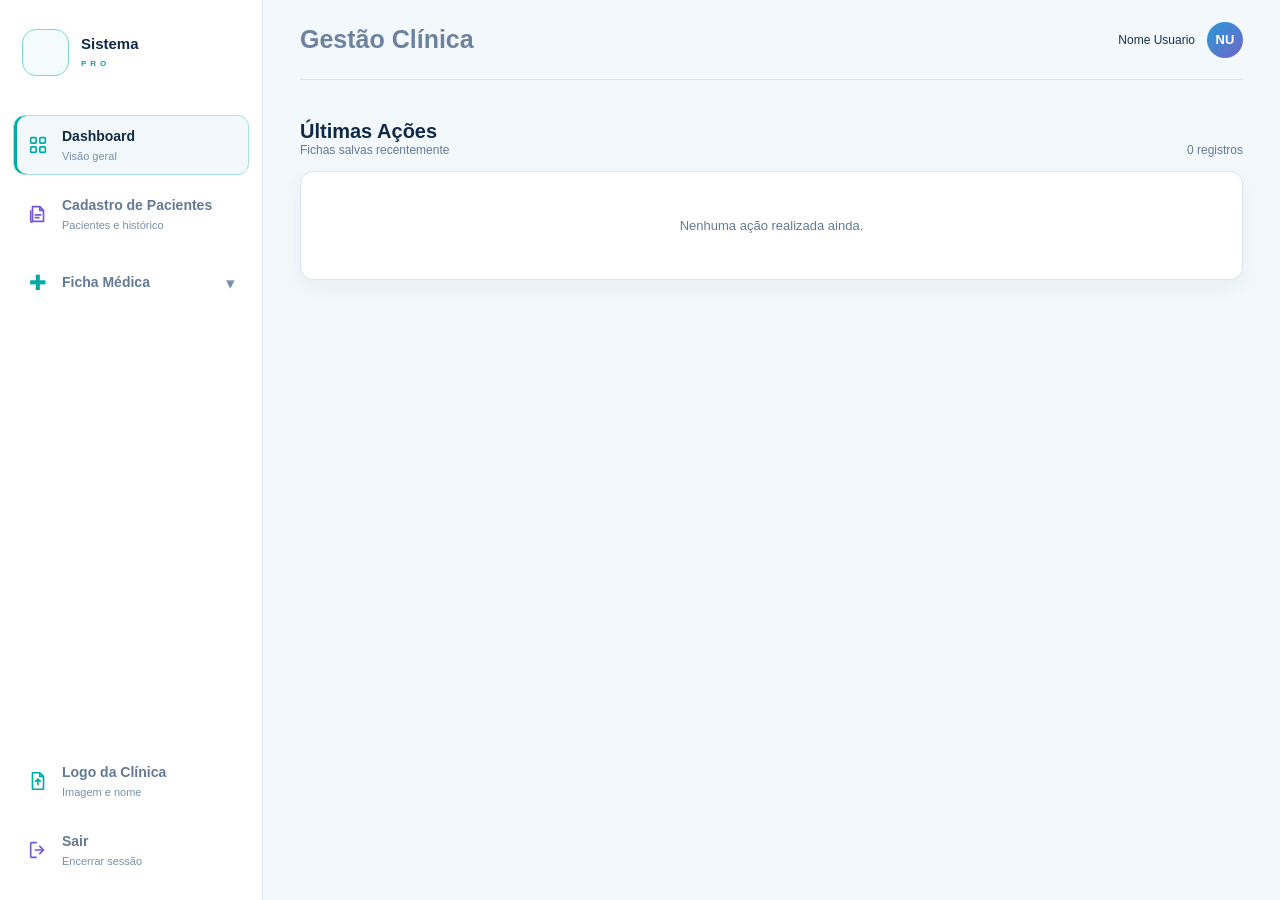
<file: index.html>
<!DOCTYPE html>
<html lang="pt-BR">
<head>
    <meta charset="UTF-8">
    <meta
        name="viewport"
        content="width=device-width, initial-scale=1"
    >

    <title>Gerenciador de Sistema — Dashboard</title>

    <link rel="stylesheet" href="style.css">
</head>

<body>
    <div class="app">
        <aside
            id="sidebar"
            class="sidebar"
            aria-label="Menu principal"
        >
            <div class="brand">
                <div
                    id="brandLogo"
                    class="brand-logo"
                    aria-label="Logo da clínica"
                ></div>

                <div>
                    <strong
                        id="brandName"
                        class="brand-name"
                    >
                        Sistema
                    </strong>

                    <span class="brand-subtitle">
                        PRO
                    </span>
                </div>
            </div>

            <nav class="navigation">
                <a
                    class="nav-link active"
                    href="index.html"
                >
                    <span class="nav-icon">
                        <svg
                            viewBox="0 0 24 24"
                            fill="none"
                            aria-hidden="true"
                        >
                            <rect
                                x="4"
                                y="4"
                                width="6"
                                height="6"
                                rx="1"
                                stroke="currentColor"
                                stroke-width="1.8"
                            />

                            <rect
                                x="14"
                                y="4"
                                width="6"
                                height="6"
                                rx="1"
                                stroke="currentColor"
                                stroke-width="1.8"
                            />

                            <rect
                                x="4"
                                y="14"
                                width="6"
                                height="6"
                                rx="1"
                                stroke="currentColor"
                                stroke-width="1.8"
                            />

                            <rect
                                x="14"
                                y="14"
                                width="6"
                                height="6"
                                rx="1"
                                stroke="currentColor"
                                stroke-width="1.8"
                            />
                        </svg>
                    </span>

                    <span class="nav-text">
                        <strong class="nav-title">
                            Dashboard
                        </strong>

                        <small class="nav-caption">
                             Visão geral
                        </small>
                    </span>
                </a>

                <a
                    class="nav-link"
                    href="pacientes.html"
                >
                    <span class="nav-icon">
                        <svg
                            viewBox="0 0 24 24"
                            fill="none"
                            aria-hidden="true"
                        >
                            <path
                                d="M6 4H14L18 8V20H6V4Z"
                                stroke="currentColor"
                                stroke-width="1.8"
                                stroke-linejoin="round"
                            />

                            <path
                                d="M14 4V8H18"
                                stroke="currentColor"
                                stroke-width="1.8"
                            />

                            <path
                                d="M9 13H15M9 16H13"
                                stroke="currentColor"
                                stroke-width="1.8"
                                stroke-linecap="round"
                            />

                            <path
                                d="M4 8V19C4 20.1 4.9 21 6 21"
                                stroke="currentColor"
                                stroke-width="1.8"
                            />
                        </svg>
                    </span>

                    <span class="nav-text">
                        <strong class="nav-title">
                            Cadastro de Pacientes
                        </strong>

                        <small class="nav-caption">
                            Pacientes e histórico
                        </small>
                    </span>
                </a>

                <!-- Novo Registro -->
                <details class="nav-dropdown">
                    <summary class="nav-link">
                        <span class="nav-icon">✚</span>

                        <span class="nav-text">
                            <strong class="nav-title">
                                Ficha Médica
                            </strong>
                        </span>

                        <span
                            class="nav-dropdown-arrow"
                            aria-hidden="true"
                        >
                            ▾
                        </span>
                    </summary>

                    <div class="nav-submenu">
                        <a
                            class="nav-submenu-link"
                            href="fichamedica.html"
                        >
                            <span class="nav-submenu-bullet">
                                •
                            </span>

                            <span>
                                Ficha Canídeos
                            </span>
                        </a>

                        <a
                            class="nav-submenu-link"
                            href="fichamedica-felina.html"
                        >
                            <span class="nav-submenu-bullet">
                                •
                            </span>

                            <span>
                                Ficha Felídeos
                            </span>
                        </a>
                    </div>
                </details>
            </nav>

            <div class="sidebar-footer">
                <button
                    id="logoSettingsButton"
                    class="nav-link nav-button"
                    type="button"
                >
                    <span class="nav-icon">
                        <svg viewBox="0 0 24 24" fill="none">
                            <path
                                d="M6 3H14L18 7V21H6V3Z"
                                stroke="currentColor"
                                stroke-width="1.8"
                                stroke-linejoin="round"
                            />

                            <path
                                d="M14 3V7H18"
                                stroke="currentColor"
                                stroke-width="1.8"
                            />

                            <path
                                d="M12 16V10M12 10L9.5 12.5M12 10L14.5 12.5"
                                stroke="currentColor"
                                stroke-width="1.8"
                                stroke-linecap="round"
                                stroke-linejoin="round"
                            />
                        </svg>
                    </span>

                    <span class="nav-text">
                        <strong class="nav-title">
                            Logo da Clínica
                        </strong>

                        <small class="nav-caption">
                            Imagem e nome
                        </small>
                    </span>
                </button>

                <button
                    id="logoutButton"
                    class="nav-link nav-button"
                    type="button"
                >
                    <span class="nav-icon">
                        <svg viewBox="0 0 24 24" fill="none">
                            <path
                                d="M10 4H5C4.4 4 4 4.4 4 5V19C4 19.6 4.4 20 5 20H10"
                                stroke="currentColor"
                                stroke-width="1.8"
                                stroke-linecap="round"
                            />

                            <path
                                d="M14 8L18 12L14 16M18 12H9"
                                stroke="currentColor"
                                stroke-width="1.8"
                                stroke-linecap="round"
                                stroke-linejoin="round"
                            />
                        </svg>
                    </span>

                    <span class="nav-text">
                        <strong class="nav-title">
                            Sair
                        </strong>

                        <small class="nav-caption">
                            Encerrar sessão
                        </small>
                    </span>
                </button>
            </div>
        </aside>

        <div
            id="overlay"
            class="overlay"
            aria-hidden="true"
        ></div>

        <main class="main">
            <header class="topbar">
                <div class="topbar-left">
                    <button
                        id="mobileMenuButton"
                        class="mobile-menu-button"
                        type="button"
                        aria-label="Abrir menu"
                        aria-expanded="false"
                    >
                        ☰
                    </button>

                    <div class="system-status">
                        <h1>Gestão Clínica</h1>
                    </div>
                </div>

                <div class="topbar-user">
                    <span>Nome Usuario</span>

                    <div
                        class="topbar-avatar"
                        aria-label="Usuário Nome Usuario"
                    >
                        NU
                    </div>
                </div>
            </header>

            <section class="content dashboard-content">

                <section class="dashboard-section">
                    <div class="section-heading">
                        <div>
                            <h2>Últimas Ações</h2>

                            <p>
                                Fichas salvas recentemente
                            </p>
                        </div>

                        <span id="actionsCounter">
                            0 registros
                        </span>
                    </div>

                    <div
                        id="actionsPanel"
                        class="actions-panel"
                    >
                        <p
                            id="emptyActions"
                            class="empty-actions"
                        >
                            Nenhuma ação realizada ainda.
                        </p>
                    </div>
                </section>

            </section>
        </main>
    </div>

    <div id="logoModal" class="modal-backdrop" aria-hidden="true">
        <div
            class="modal-card logo-modal-card"
            role="dialog"
            aria-modal="true"
            aria-labelledby="logoModalTitle"
        >
            <button
                id="closeLogoModal"
                class="modal-close"
                type="button"
                aria-label="Fechar janela"
            >
                ×
            </button>

            <h2 id="logoModalTitle">Logo da clínica</h2>
            <p>Altere o nome e a imagem exibidos no sistema.</p>

            <form id="logoForm">
                <div class="logo-modal-row">
                    <div class="form-field">
                        <label for="clinicNameInput">
                            Nome da clínica
                        </label>

                        <input
                            id="clinicNameInput"
                            type="text"
                            maxlength="80"
                            required
                        >
                    </div>

                    <div class="form-field">
                        <label for="logoInput">
                            Imagem da logo
                        </label>

                        <input
                            id="logoInput"
                            type="file"
                            accept="image/png,image/jpeg,image/svg+xml"
                        >
                    </div>
                </div>

                <div class="logo-preview">
                    <img
                        id="logoPreview"
                        alt="Pré-visualização da logo"
                    >
                </div>

                <div class="logo-modal-actions">
                    <button
                        id="removeLogoButton"
                        class="button button-danger-outline"
                        type="button"
                    >
                        Remover imagem
                    </button>

                    <button
                        class="button button-primary"
                        type="submit"
                    >
                        Salvar alterações
                    </button>
                </div>
            </form>
        </div>
    </div>

    <script src="script.js"></script>
</body>
</html>
</file>
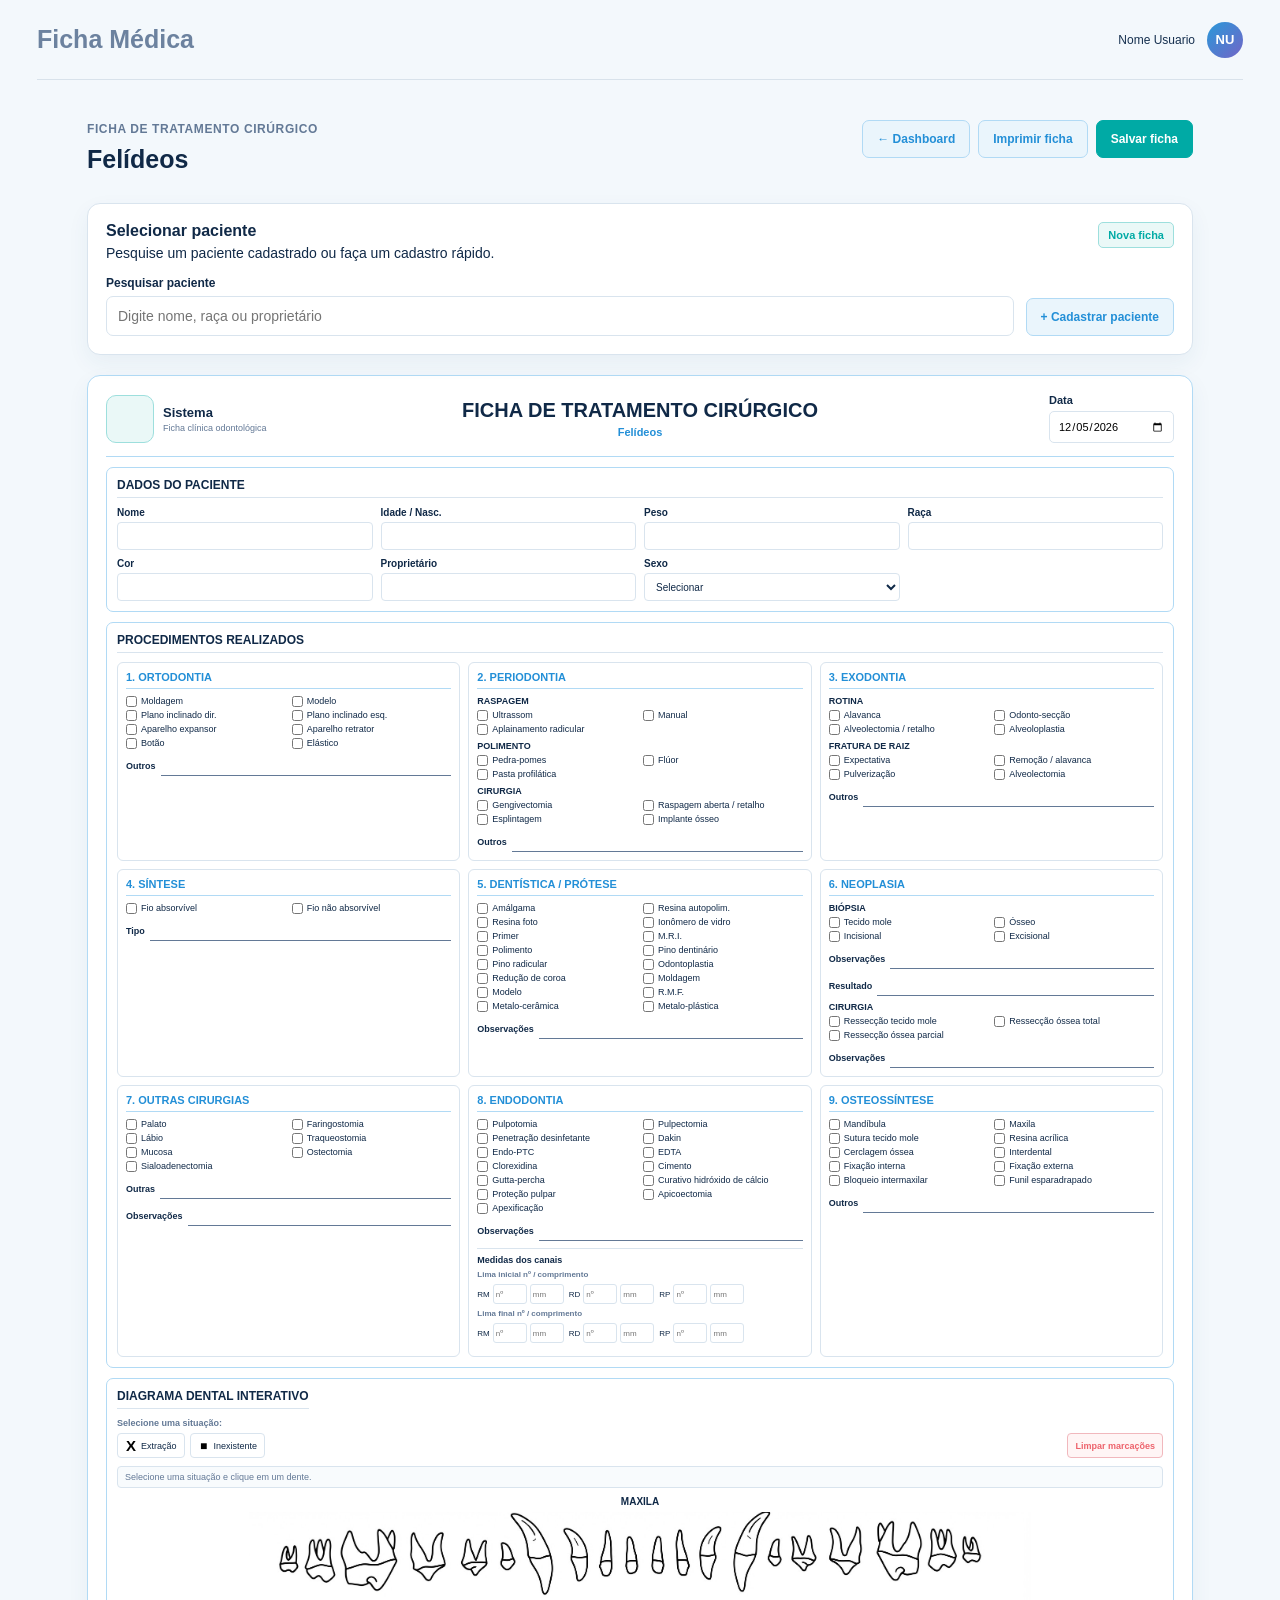
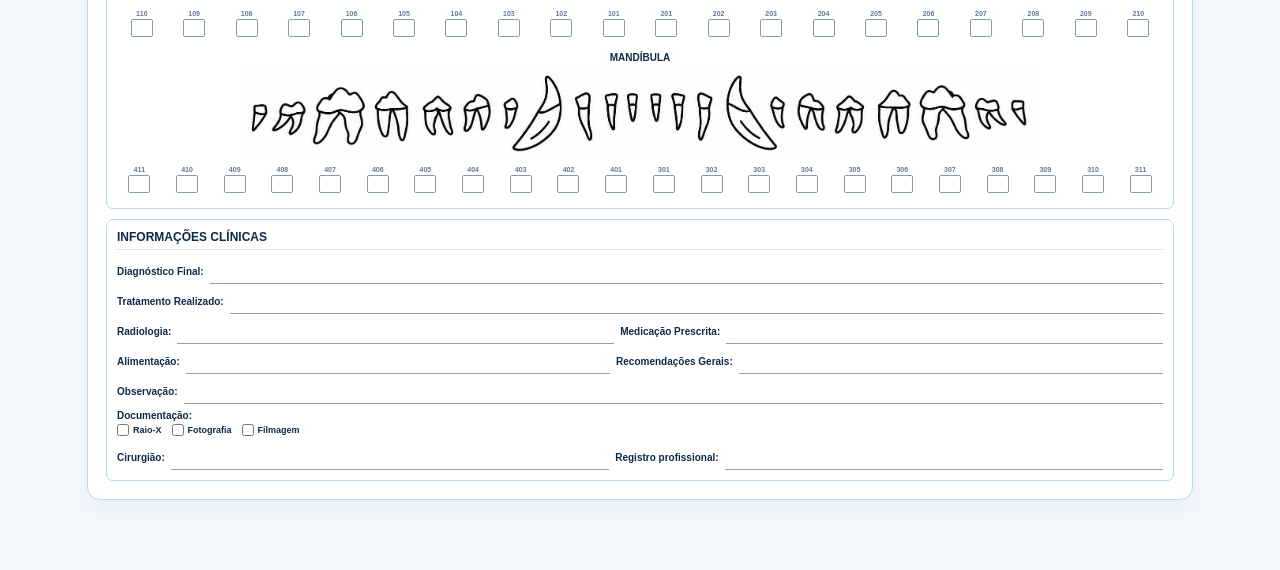
<file: fichamedica-felina.html>
<!DOCTYPE html>
<html lang="pt-BR">
<head>
    <meta charset="UTF-8">
    <meta
        name="viewport"
        content="width=device-width, initial-scale=1"
    >

    <title>Gerenciador de Sistema - Ficha Médica</title>

    <link rel="stylesheet" href="style.css">
</head>

<body class="medical-page">
    <div class="app app-without-sidebar">
        <main class="main">
            <header class="topbar">
                <div class="topbar-left">
                    <div class="system-status">
                        <h1>Ficha Médica</h1>
                    </div>
                </div>

                <div class="topbar-user">
                    <span>Nome Usuario</span>

                    <div class="topbar-avatar">
                        NU
                    </div>
                </div>
            </header>

            <section class="medical-content">
                <div class="medical-page-heading">
                    <div>
                        <p class="eyebrow">
                            Ficha de Tratamento Cirúrgico
                        </p>

                        <h2>
                            Felídeos
                        </h2>
                    </div>

                    <div class="medical-toolbar">
                        <a
                            class="button button-secondary"
                            href="index.html"
                        >
                            ← Dashboard
                        </a>

                        <button
                            id="printMedicalRecordButton"
                            class="button button-secondary"
                            type="button"
                        >
                            Imprimir ficha
                        </button>

                        <button
                            id="saveMedicalRecordButton"
                            class="button button-primary"
                            type="button"
                        >
                            Salvar ficha
                        </button>
                    </div>
                </div>

                <section class="medical-selection-panel">
                    <div class="medical-selection-header">
                        <div>
                            <h3>Selecionar paciente</h3>

                            <p>
                                Pesquise um paciente cadastrado
                                ou faça um cadastro rápido.
                            </p>
                        </div>

                        <span
                            id="medicalRecordStatus"
                            class="record-status"
                        >
                            Nova ficha
                        </span>
                    </div>

                    <div class="medical-search-row">
                        <div class="medical-search-field">
                            <label for="medicalPatientSearch">
                                Pesquisar paciente
                            </label>

                            <input
                                id="medicalPatientSearch"
                                type="search"
                                autocomplete="off"
                                placeholder="Digite nome, raça ou proprietário"
                            >

                            <div
                                id="medicalSearchResults"
                                class="medical-search-results"
                            ></div>
                        </div>

                        <button
                            id="openQuickPatientButton"
                            class="button button-secondary"
                            type="button"
                        >
                            + Cadastrar paciente
                        </button>
                    </div>
                </section>

                <form
                    id="medicalRecordForm"
                    class="medical-record"
                >
                    <header class="medical-record-header">
                        <div class="medical-record-brand">
                            
                             <div
                                class="medical-record-logo"
                                id="medicalRecordLogo"
                            ></div>

                            <div>
                                <strong
                                    id="medicalRecordClinicName"
                                >
                                    Sistema
                                </strong>

                                <span>
                                    Ficha clínica odontológica
                                </span>
                            </div>
                        </div>

                        <div class="medical-record-title">
                            <h1>
                                Ficha de Tratamento Cirúrgico
                            </h1>

                            <p>Felídeos</p>
                        </div>

                        <div class="medical-record-date">
                            <label for="recordDate">
                                Data
                            </label>

                            <input
                                id="recordDate"
                                type="date"
                            >
                        </div>
                    </header>

                    <section class="medical-section">
                        <h2 class="medical-section-title">
                            Dados do paciente
                        </h2>

                        <div
                            id="patientFieldsGrid"
                            class="medical-fields-grid"
                        ></div>
                    </section>

                    <section class="medical-section">
                        <h2 class="medical-section-title">
                            Procedimentos realizados
                        </h2>

                        <div
                            id="procedureGrid"
                            class="procedure-grid"
                        ></div>
                    </section>

                    <section class="medical-section">
                        <div class="dental-toolbar">
                            <div>
                                <h2 class="medical-section-title">
                                    Diagrama dental interativo
                                </h2>

                                <span class="dental-toolbar-label">
                                    Selecione uma situação:
                                </span>

                                <div
                                    id="dentalStatusList"
                                    class="dental-status-list"
                                ></div>
                            </div>

                            <button
                                id="clearDentalButton"
                                class="dental-clear-button"
                                type="button"
                            >
                                Limpar marcações
                            </button>
                        </div>

                        <p
                            id="dentalSelectedInfo"
                            class="dental-selected-info"
                        >
                            Selecione uma situação e clique em um dente.
                        </p>

                        <div class="dental-chart">
                            <div class="dental-arch-block">
                                <h3>Maxila</h3>

                                <div
                                    id="upperDentalArch"
                                    class="dental-arch"
                                ></div>
                            </div>

                            <div class="dental-arch-block">
                                <h3>Mandíbula</h3>

                                <div
                                    id="lowerDentalArch"
                                    class="dental-arch"
                                ></div>
                            </div>
                        </div>
                    </section>

                    <section class="medical-section clinical-section">
                        <h2 class="medical-section-title">
                            Informações Clínicas
                        </h2>

                        <div class="clinical-form">
                            <div class="clinical-line">
                                <label for="finalDiagnosis">
                                    Diagnóstico Final:
                                </label>

                                <textarea
                                    id="finalDiagnosis"
                                    name="diagnosis"
                                    rows="1"
                                ></textarea>
                            </div>

                            <div class="clinical-line">
                                <label for="performedTreatment">
                                    Tratamento Realizado:
                                </label>

                                <textarea
                                    id="performedTreatment"
                                    name="treatment"
                                    rows="1"
                                ></textarea>
                            </div>

                            <div class="clinical-line clinical-line-split">
                                <label for="radiology">
                                    Radiologia:
                                </label>

                                <input
                                    id="radiology"
                                    name="radiology"
                                    type="text"
                                >

                                <label for="prescribedMedication">
                                    Medicação Prescrita:
                                </label>

                                <input
                                    id="prescribedMedication"
                                    name="medication"
                                    type="text"
                                >
                            </div>

                            <div class="clinical-line clinical-line-split">
                                <label for="feeding">
                                    Alimentação:
                                </label>

                                <input
                                    id="feeding"
                                    name="feeding"
                                    type="text"
                                >

                                <label for="generalRecommendations">
                                    Recomendações Gerais:
                                </label>

                                <input
                                    id="generalRecommendations"
                                    name="recommendations"
                                    type="text"
                                >
                            </div>

                            <div class="clinical-line">
                                <label for="generalObservations">
                                    Observação:
                                </label>

                                <textarea
                                    id="generalObservations"
                                    name="observations"
                                    rows="1"
                                ></textarea>
                            </div>

                            <fieldset class="documentation-line">
                                <legend>Documentação:</legend>

                                <label class="documentation-option">
                                    <input
                                        id="documentationXray"
                                        name="documentationXray"
                                        type="checkbox"
                                    >
                                    Raio-X
                                </label>

                                <label class="documentation-option">
                                    <input
                                        id="documentationPhoto"
                                        name="documentationPhoto"
                                        type="checkbox"
                                    >
                                    Fotografia
                                </label>

                                <label class="documentation-option">
                                    <input
                                        id="documentationFilm"
                                        name="documentationFilm"
                                        type="checkbox"
                                    >
                                    Filmagem
                                </label>
                            </fieldset>

                            <div class="clinical-line surgeon-line">
                                <label for="surgeonName">
                                    Cirurgião:
                                </label>

                                <input
                                    id="surgeonName"
                                    name="surgeonName"
                                    type="text"
                                >

                                <label for="surgeonRegistration">
                                    Registro profissional:
                                </label>

                                <input
                                    id="surgeonRegistration"
                                    name="surgeonRegistration"
                                    type="text"
                                >
                            </div>
                        </div>
                    </section>

                </form>
            </section>
        </main>
    </div>

    <div
        id="quickPatientModal"
        class="modal-backdrop"
        aria-hidden="true"
    >
        <div class="modal-card">
            <div class="modal-header">
                <div>
                    <h2>Cadastro rápido de paciente</h2>
                    <p>
                        Preencha os dados básicos para
                        selecionar o paciente na ficha.
                    </p>
                </div>

                <button
                    id="closeQuickPatientButton"
                    class="modal-close"
                    type="button"
                    aria-label="Fechar"
                >
                    &times;
                </button>
            </div>

            <form id="quickPatientForm">
                <div class="form-grid">
                    <div class="form-field">
                        <label for="quickPatientName">
                            Nome do animal
                        </label>

                        <input
                            id="quickPatientName"
                            name="quickPatientName"
                            type="text"
                            required
                        >
                    </div>

                    <div class="form-field">
                        <label for="quickPatientBreed">
                            Raça
                        </label>

                        <input
                            id="quickPatientBreed"
                            name="quickPatientBreed"
                            type="text"
                            required
                        >
                    </div>

                    <div class="form-field">
                        <label for="quickPatientWeight">
                            Peso (kg)
                        </label>

                        <input
                            id="quickPatientWeight"
                            name="quickPatientWeight"
                            type="text"
                            inputmode="decimal"
                            required
                        >
                    </div>

                    <div class="form-field">
                        <label for="quickPatientAge">
                            Idade (anos)
                        </label>

                        <input
                            id="quickPatientAge"
                            name="quickPatientAge"
                            type="text"
                            inputmode="numeric"
                        >
                    </div>

                    <div class="form-field">
                        <label for="quickPatientColor">
                            Cor
                        </label>

                        <input
                            id="quickPatientColor"
                            name="quickPatientColor"
                            type="text"
                        >
                    </div>

                    <div class="form-field">
                        <label for="quickPatientOwner">
                            Proprietário
                        </label>

                        <input
                            id="quickPatientOwner"
                            name="quickPatientOwner"
                            type="text"
                            required
                        >
                    </div>
                </div>

                <div class="modal-actions">
                    <button
                        id="cancelQuickPatientButton"
                        class="button button-light"
                        type="button"
                    >
                        Fechar
                    </button>

                    <button
                        class="button button-primary"
                        type="submit"
                    >
                        Salvar paciente
                    </button>
                </div>
            </form>
        </div>
    </div>

    <script src="Fichamedica.js"></script>
</body>
</html>
</file>
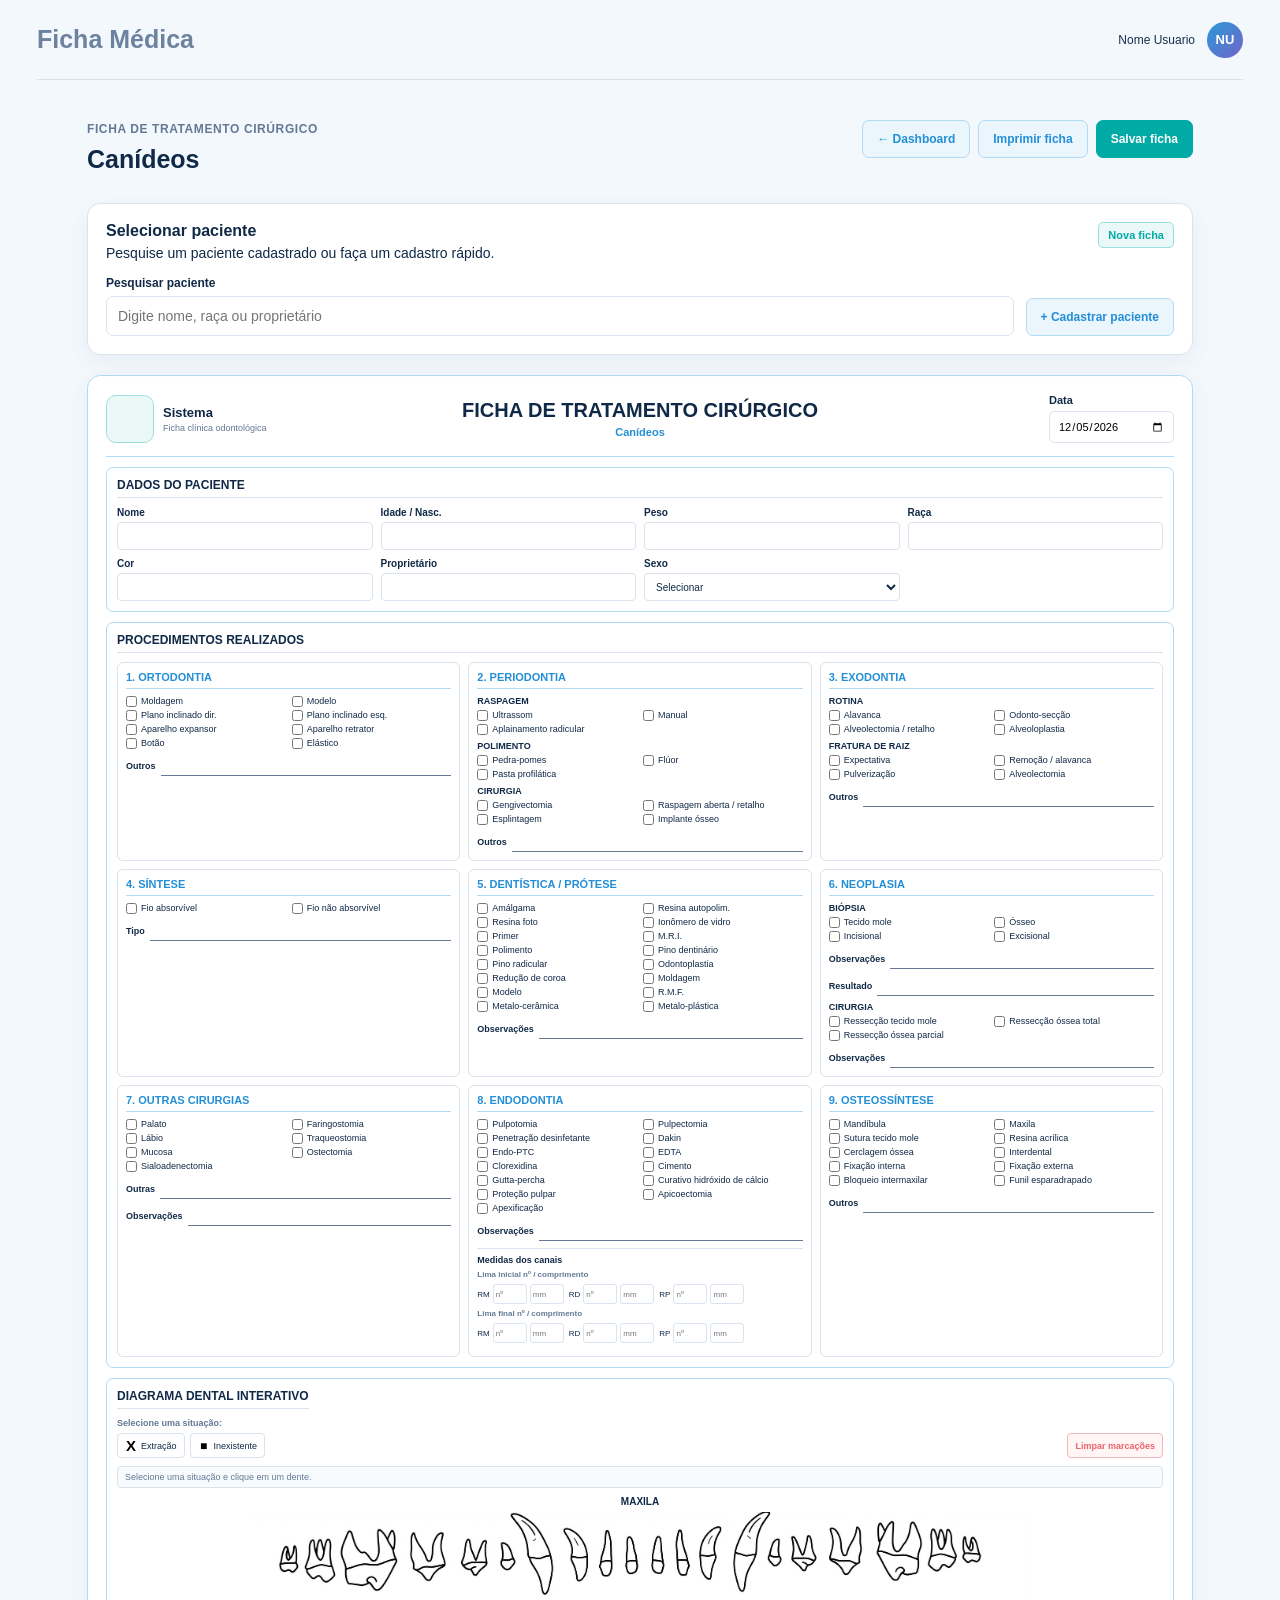
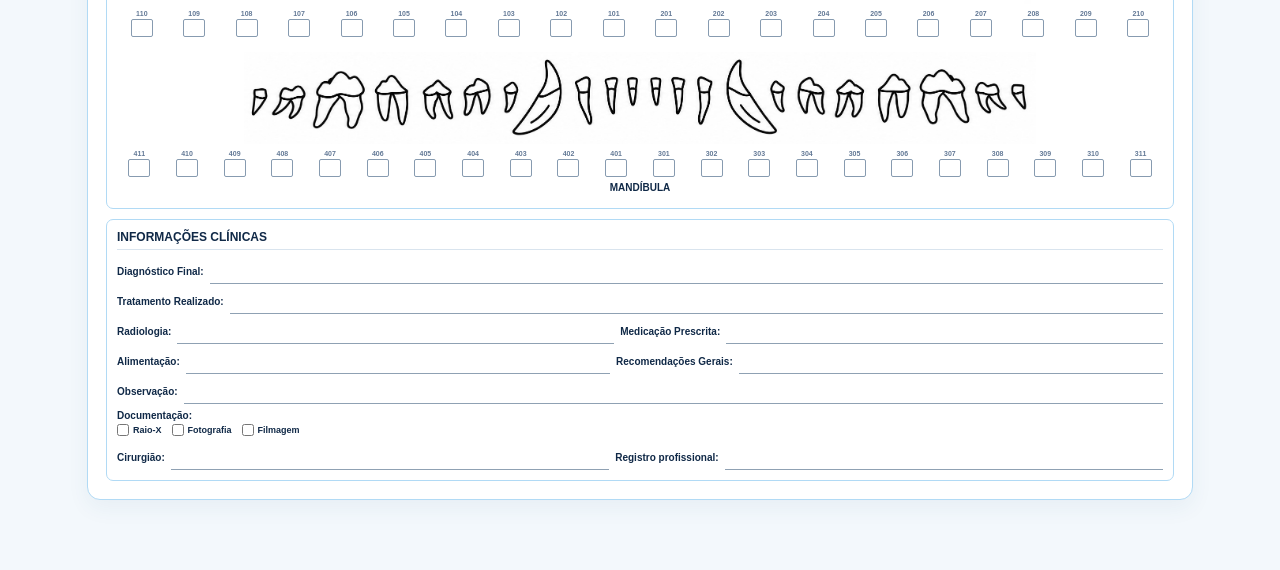
<file: fichamedica.html>
<!DOCTYPE html>
<html lang="pt-BR">
<head>
    <meta charset="UTF-8">
    <meta
        name="viewport"
        content="width=device-width, initial-scale=1"
    >

    <title>Gerenciador de Sistema - Ficha Médica</title>

    <link rel="stylesheet" href="style.css">
</head>

<body class="medical-page">
    <div class="app app-without-sidebar">
        <main class="main">
            <header class="topbar">
                <div class="topbar-left">
                    <div class="system-status">
                        <h1>Ficha Médica</h1>
                    </div>
                </div>

                <div class="topbar-user">
                    <span>Nome Usuario</span>

                    <div class="topbar-avatar">
                        NU
                    </div>
                </div>
            </header>

            <section class="medical-content">
                <div class="medical-page-heading">
                    <div>
                        <p class="eyebrow">
                            Ficha de Tratamento Cirúrgico
                        </p>

                        <h2>
                            Canídeos
                        </h2>
                    </div>

                    <div class="medical-toolbar">
                        <a
                            class="button button-secondary"
                            href="index.html"
                        >
                            ← Dashboard
                        </a>

                        <button
                            id="printMedicalRecordButton"
                            class="button button-secondary"
                            type="button"
                        >
                            Imprimir ficha
                        </button>

                        <button
                            id="saveMedicalRecordButton"
                            class="button button-primary"
                            type="button"
                        >
                            Salvar ficha
                        </button>
                    </div>
                </div>

                <section class="medical-selection-panel">
                    <div class="medical-selection-header">
                        <div>
                            <h3>Selecionar paciente</h3>

                            <p>
                                Pesquise um paciente cadastrado
                                ou faça um cadastro rápido.
                            </p>
                        </div>

                        <span
                            id="medicalRecordStatus"
                            class="record-status"
                        >
                            Nova ficha
                        </span>
                    </div>

                    <div class="medical-search-row">
                        <div class="medical-search-field">
                            <label for="medicalPatientSearch">
                                Pesquisar paciente
                            </label>

                            <input
                                id="medicalPatientSearch"
                                type="search"
                                autocomplete="off"
                                placeholder="Digite nome, raça ou proprietário"
                            >

                            <div
                                id="medicalSearchResults"
                                class="medical-search-results"
                            ></div>
                        </div>

                        <button
                            id="openQuickPatientButton"
                            class="button button-secondary"
                            type="button"
                        >
                            + Cadastrar paciente
                        </button>
                    </div>
                </section>

                <form
                    id="medicalRecordForm"
                    class="medical-record"
                >
                    <header class="medical-record-header">
                        <div class="medical-record-brand">
                            
                             <div
                                class="medical-record-logo"
                                id="medicalRecordLogo"
                            ></div>

                            <div>
                                <strong
                                    id="medicalRecordClinicName"
                                >
                                    Sistema
                                </strong>

                                <span>
                                    Ficha clínica odontológica
                                </span>
                            </div>
                        </div>

                        <div class="medical-record-title">
                            <h1>
                                Ficha de Tratamento Cirúrgico
                            </h1>

                            <p>Canídeos</p>
                        </div>

                        <div class="medical-record-date">
                            <label for="recordDate">
                                Data
                            </label>

                            <input
                                id="recordDate"
                                type="date"
                            >
                        </div>
                    </header>

                    <section class="medical-section">
                        <h2 class="medical-section-title">
                            Dados do paciente
                        </h2>

                        <div
                            id="patientFieldsGrid"
                            class="medical-fields-grid"
                        ></div>
                    </section>

                    <section class="medical-section">
                        <h2 class="medical-section-title">
                            Procedimentos realizados
                        </h2>

                        <div
                            id="procedureGrid"
                            class="procedure-grid"
                        ></div>
                    </section>

                    <section class="medical-section">
                        <div class="dental-toolbar">
                            <div>
                                <h2 class="medical-section-title">
                                    Diagrama dental interativo
                                </h2>

                                <span class="dental-toolbar-label">
                                    Selecione uma situação:
                                </span>

                                <div
                                    id="dentalStatusList"
                                    class="dental-status-list"
                                ></div>
                            </div>

                            <button
                                id="clearDentalButton"
                                class="dental-clear-button"
                                type="button"
                            >
                                Limpar marcações
                            </button>
                        </div>

                        <p
                            id="dentalSelectedInfo"
                            class="dental-selected-info"
                        >
                            Selecione uma situação e clique em um dente.
                        </p>

                        <div class="dental-chart">
                            <div class="dental-arch-block">
                                <h3>Maxila</h3>

                                <div
                                    id="upperDentalArch"
                                    class="dental-arch"
                                ></div>
                            </div>

                            <div class="dental-arch-block">
                                <div
                                    id="lowerDentalArch"
                                    class="dental-arch"
                                ></div>

                                <h3>Mandíbula</h3>
                            </div>
                        </div>
                    </section>

                    <section class="medical-section clinical-section">
                        <h2 class="medical-section-title">
                            Informações Clínicas
                        </h2>

                        <div class="clinical-form">
                            <div class="clinical-line">
                                <label for="finalDiagnosis">
                                    Diagnóstico Final:
                                </label>

                                <textarea
                                    id="finalDiagnosis"
                                    name="diagnosis"
                                    rows="1"
                                ></textarea>
                            </div>

                            <div class="clinical-line">
                                <label for="performedTreatment">
                                    Tratamento Realizado:
                                </label>

                                <textarea
                                    id="performedTreatment"
                                    name="treatment"
                                    rows="1"
                                ></textarea>
                            </div>

                            <div class="clinical-line clinical-line-split">
                                <label for="radiology">
                                    Radiologia:
                                </label>

                                <input
                                    id="radiology"
                                    name="radiology"
                                    type="text"
                                >

                                <label for="prescribedMedication">
                                    Medicação Prescrita:
                                </label>

                                <input
                                    id="prescribedMedication"
                                    name="medication"
                                    type="text"
                                >
                            </div>

                            <div class="clinical-line clinical-line-split">
                                <label for="feeding">
                                    Alimentação:
                                </label>

                                <input
                                    id="feeding"
                                    name="feeding"
                                    type="text"
                                >

                                <label for="generalRecommendations">
                                    Recomendações Gerais:
                                </label>

                                <input
                                    id="generalRecommendations"
                                    name="recommendations"
                                    type="text"
                                >
                            </div>

                            <div class="clinical-line">
                                <label for="generalObservations">
                                    Observação:
                                </label>

                                <textarea
                                    id="generalObservations"
                                    name="observations"
                                    rows="1"
                                ></textarea>
                            </div>

                            <fieldset class="documentation-line">
                                <legend>Documentação:</legend>

                                <label class="documentation-option">
                                    <input
                                        id="documentationXray"
                                        name="documentationXray"
                                        type="checkbox"
                                    >
                                    Raio-X
                                </label>

                                <label class="documentation-option">
                                    <input
                                        id="documentationPhoto"
                                        name="documentationPhoto"
                                        type="checkbox"
                                    >
                                    Fotografia
                                </label>

                                <label class="documentation-option">
                                    <input
                                        id="documentationFilm"
                                        name="documentationFilm"
                                        type="checkbox"
                                    >
                                    Filmagem
                                </label>
                            </fieldset>

                            <div class="clinical-line surgeon-line">
                                <label for="surgeonName">
                                    Cirurgião:
                                </label>

                                <input
                                    id="surgeonName"
                                    name="surgeonName"
                                    type="text"
                                >

                                <label for="surgeonRegistration">
                                    Registro profissional:
                                </label>

                                <input
                                    id="surgeonRegistration"
                                    name="surgeonRegistration"
                                    type="text"
                                >
                            </div>
                        </div>
                    </section>

                </form>
            </section>
        </main>
    </div>

    <div
        id="quickPatientModal"
        class="modal-backdrop"
        aria-hidden="true"
    >
        <div class="modal-card">
            <div class="modal-header">
                <div>
                    <h2>Cadastro rápido de paciente</h2>
                    <p>
                        Preencha os dados básicos para
                        selecionar o paciente na ficha.
                    </p>
                </div>

                <button
                    id="closeQuickPatientButton"
                    class="modal-close"
                    type="button"
                    aria-label="Fechar"
                >
                    &times;
                </button>
            </div>

            <form id="quickPatientForm">
                <div class="form-grid">
                    <div class="form-field">
                        <label for="quickPatientName">
                            Nome do animal
                        </label>

                        <input
                            id="quickPatientName"
                            name="quickPatientName"
                            type="text"
                            required
                        >
                    </div>

                    <div class="form-field">
                        <label for="quickPatientBreed">
                            Raça
                        </label>

                        <input
                            id="quickPatientBreed"
                            name="quickPatientBreed"
                            type="text"
                            required
                        >
                    </div>

                    <div class="form-field">
                        <label for="quickPatientWeight">
                            Peso (kg)
                        </label>

                        <input
                            id="quickPatientWeight"
                            name="quickPatientWeight"
                            type="text"
                            inputmode="decimal"
                            required
                        >
                    </div>

                    <div class="form-field">
                        <label for="quickPatientAge">
                            Idade (anos)
                        </label>

                        <input
                            id="quickPatientAge"
                            name="quickPatientAge"
                            type="text"
                            inputmode="numeric"
                        >
                    </div>

                    <div class="form-field">
                        <label for="quickPatientColor">
                            Cor
                        </label>

                        <input
                            id="quickPatientColor"
                            name="quickPatientColor"
                            type="text"
                        >
                    </div>

                    <div class="form-field">
                        <label for="quickPatientOwner">
                            Proprietário
                        </label>

                        <input
                            id="quickPatientOwner"
                            name="quickPatientOwner"
                            type="text"
                            required
                        >
                    </div>
                </div>

                <div class="modal-actions">
                    <button
                        id="cancelQuickPatientButton"
                        class="button button-light"
                        type="button"
                    >
                        Fechar
                    </button>

                    <button
                        class="button button-primary"
                        type="submit"
                    >
                        Salvar paciente
                    </button>
                </div>
            </form>
        </div>
    </div>

    <script src="Fichamedica.js"></script>
</body>
</html>
</file>
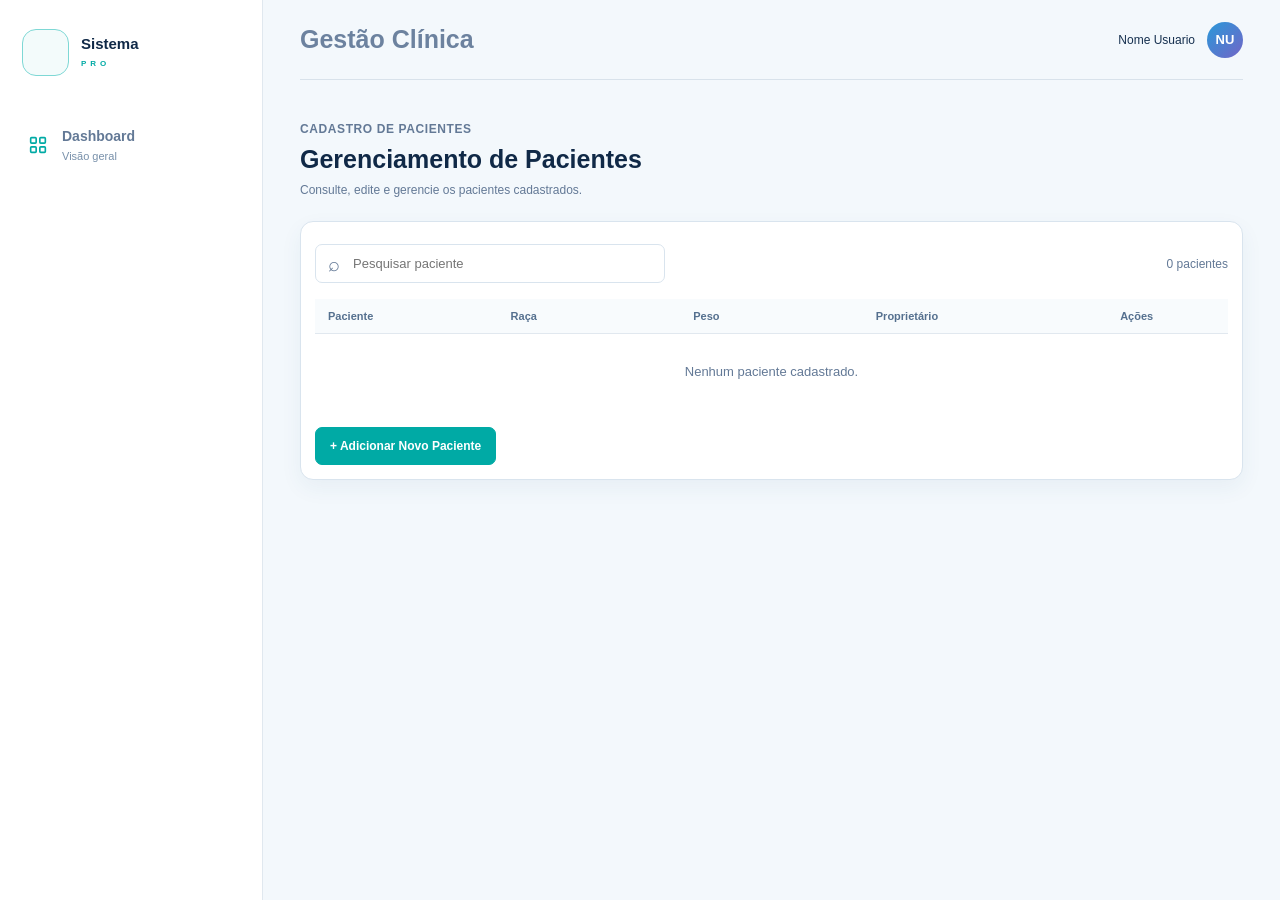
<file: pacientes.html>
<!DOCTYPE html>
<html lang="pt-BR">
<head>
    <meta charset="UTF-8">
    <meta
        name="viewport"
        content="width=device-width, initial-scale=1"
    >

    <title>Gerenciador de Sistema — Pacientes</title>

    <link rel="stylesheet" href="style.css">
</head>

<body>
    <div class="app">
        <aside
            id="sidebar"
            class="sidebar"
            aria-label="Menu principal"
        >
            <div class="brand">
                <div
                    id="brandLogo"
                    class="brand-logo"
                    aria-label="Logo da clínica"
                >
                </div>

                <div>
                    <strong
                        id="brandName"
                        class="brand-name"
                    >
                        Sistema
                    </strong>

                    <span class="brand-subtitle">
                        PRO
                    </span>
                </div>
            </div>

            <nav class="navigation">
                <a
                    class="nav-link"
                    href="index.html"
                >
                    <span class="nav-icon">
                        <svg
                            viewBox="0 0 24 24"
                            fill="none"
                            aria-hidden="true"
                        >
                            <rect
                                x="4"
                                y="4"
                                width="6"
                                height="6"
                                rx="1"
                                stroke="currentColor"
                                stroke-width="1.8"
                            />

                            <rect
                                x="14"
                                y="4"
                                width="6"
                                height="6"
                                rx="1"
                                stroke="currentColor"
                                stroke-width="1.8"
                            />

                            <rect
                                x="4"
                                y="14"
                                width="6"
                                height="6"
                                rx="1"
                                stroke="currentColor"
                                stroke-width="1.8"
                            />

                            <rect
                                x="14"
                                y="14"
                                width="6"
                                height="6"
                                rx="1"
                                stroke="currentColor"
                                stroke-width="1.8"
                            />
                        </svg>
                    </span>

                    <span class="nav-text">
                        <strong class="nav-title">
                            Dashboard
                        </strong>

                        <small class="nav-caption">
                            Visão geral
                        </small>
                    </span>
                </a>
<!--
                <a
                    class="nav-link active"
                    href="pacientes.html"
                >
                    <span class="nav-icon">
                        <svg
                            viewBox="0 0 24 24"
                            fill="none"
                            aria-hidden="true"
                        >
                            <path
                                d="M6 4H14L18 8V20H6V4Z"
                                stroke="currentColor"
                                stroke-width="1.8"
                                stroke-linejoin="round"
                            />

                            <path
                                d="M14 4V8H18"
                                stroke="currentColor"
                                stroke-width="1.8"
                            />

                            <path
                                d="M9 13H15M9 16H13"
                                stroke="currentColor"
                                stroke-width="1.8"
                                stroke-linecap="round"
                            />

                            <path
                                d="M4 8V19C4 20.1 4.9 21 6 21"
                                stroke="currentColor"
                                stroke-width="1.8"
                            />
                        </svg>
                    </span>

                    <span class="nav-text">
                        <strong class="nav-title">
                            Cadastro de Pacientes
                        </strong>

                        <small class="nav-caption">
                            Pacientes e histórico
                        </small>
                    </span>
                </a>
            
                <a
                    class="nav-link"
                    href="fichamedica.html"
                >
                    <span class="nav-icon">✚</span>

                    <span class="nav-text">
                        <strong class="nav-title">
                            Novo Registro
                        </strong>

                        <small class="nav-caption">
                            Ficha médica
                        </small>
                    </span>
                </a>
                -->
            </nav>
        </aside>

        <div
            id="overlay"
            class="overlay"
        ></div>

        <main class="main">
            <header class="topbar">
                <div class="topbar-left">
                    <button
                        id="mobileMenuButton"
                        class="mobile-menu-button"
                        type="button"
                        aria-label="Abrir menu"
                        aria-expanded="false"
                    >
                        ☰
                    </button>

                    <div class="system-status">
                        <h1>Gestão Clínica</h1>
                    </div>
                </div>

                <div class="topbar-user">
                    <span>Nome Usuario</span>

                    <div class="topbar-avatar">
                        NU
                    </div>
                </div>
            </header>

            <section class="patients-content">
                <div class="patients-header">
                    <div>
                        <p class="eyebrow">
                            Cadastro de Pacientes
                        </p>

                        <h2>
                            Gerenciamento de Pacientes
                        </h2>

                        <p>
                            Consulte, edite e gerencie os pacientes
                            cadastrados.
                        </p>
                    </div>

                    <!--<a
                        class="button button-secondary"
                        href="index.html"
                    >
                        ← Voltar ao Dashboard
                    </a>-->
                </div>

                <section class="patients-panel">
                    <div class="patients-toolbar">
                        <div class="search-box">
                            <span aria-hidden="true">⌕</span>

                            <label
                                class="visually-hidden"
                                for="patientSearch"
                            >
                                Pesquisar paciente
                            </label>

                            <input
                                id="patientSearch"
                                type="search"
                                placeholder="Pesquisar paciente"
                                autocomplete="off"
                            >
                        </div>

                        <span
                            id="patientsCounter"
                            class="patients-counter"
                        >
                            0 pacientes
                        </span>
                    </div>

                    <div class="table-wrapper">
                        <table class="patients-table">
                            <caption class="visually-hidden">
                                Lista de pacientes cadastrados
                            </caption>

                            <thead>
                                <tr>
                                    <th>Paciente</th>
                                    <th>Raça</th>
                                    <th>Peso</th>
                                    <th>Proprietário</th>
                                    <th class="actions-column">
                                        Ações
                                    </th>
                                </tr>
                            </thead>

                            <tbody id="patientsTableBody"></tbody>
                        </table>
                    </div>

                    <div
                        id="patientsEmptyState"
                        class="empty-table-state"
                    >
                        Nenhum paciente cadastrado.
                    </div>

                    <div class="patients-footer">
                        <div
                            id="patientsPagination"
                            class="pagination"
                        ></div>

                        <button
                            id="addPatientButton"
                            class="button button-primary"
                            type="button"
                        >
                            + Adicionar Novo Paciente
                        </button>
                    </div>
                </section>
            </section>
        </main>
    </div>

    <div
        id="patientModal"
        class="modal-backdrop"
        aria-hidden="true"
    >
        <div
            class="modal-card patient-modal-card"
            role="dialog"
            aria-modal="true"
            aria-labelledby="patientModalTitle"
        >
            <div class="modal-header">
                <div>
                    <h2 id="patientModalTitle">
                        Novo Paciente
                    </h2>

                    <p>
                        Preencha os dados básicos do paciente.
                    </p>
                </div>

                <button
                    id="closePatientModal"
                    class="modal-close"
                    type="button"
                    aria-label="Fechar janela"
                >
                    ×
                </button>
            </div>

            <form id="patientForm">
                <input
                    id="patientId"
                    type="hidden"
                >

                <div class="form-grid">
                    <div class="form-field">
                        <label for="patientName">
                            Nome do animal
                        </label>

                        <input
                            id="patientName"
                            type="text"
                            maxlength="100"
                            required
                        >
                    </div>

                    <div class="form-field">
                        <label for="patientBreed">
                            Raça
                        </label>

                        <input
                            id="patientBreed"
                            type="text"
                            maxlength="100"
                            required
                        >
                    </div>

                    <div class="form-field">
                        <label for="patientWeight">
                            Peso (kg)
                        </label>

                        <input
                            id="patientWeight"
                            type="text"
                            inputmode="decimal"
                            placeholder="Ex.: 12,5"
                            required
                        >
                    </div>

                    <div class="form-field">
                        <label for="patientAge">
                            Idade (anos)
                        </label>

                        <input
                            id="patientAge"
                            type="text"
                            inputmode="numeric"
                            placeholder="Opcional"
                        >
                    </div>

                    <div class="form-field form-field-full">
                        <label for="patientOwner">
                            Proprietário
                        </label>

                        <input
                            id="patientOwner"
                            type="text"
                            maxlength="120"
                            required
                        >
                    </div>

                    <div class="form-field form-field-full">
                        <label for="patientObservations">
                            Observações
                        </label>

                        <textarea
                            id="patientObservations"
                            maxlength="1000"
                        ></textarea>
                    </div>
                </div>

                <div class="modal-actions">
                    <button
                        id="cancelPatientButton"
                        class="button button-light"
                        type="button"
                    >
                        Fechar
                    </button>

                    <button
                        class="button button-primary"
                        type="submit"
                    >
                        Salvar paciente
                    </button>
                </div>
            </form>
        </div>
    </div>

    <script src="pacientes.js"></script>
</body>
</html>
</file>
<file: style.css>
:root {
    --sidebar-width: 263px;

    --color-background: #f3f8fc;
    --color-surface: #ffffff;
    --color-text: #102947;
    --color-muted: #637996;
    --color-light-muted: #7890aa;
    --color-border: #d9e4ee;

    --color-cyan: #00aaa5;
    --color-cyan-light: #eaf8f7;
    --color-cyan-border: #9ddfdd;

    --color-blue: #238fd7;
    --color-blue-light: #eaf5fc;
    --color-blue-border: #b1daf5;

    --color-purple: #7555d8;
    --color-purple-light: #f1edff;

    --color-red: #ed626b;
    --color-red-light: #fff5f5;

    --tooth-healthy: #2eaf35;
    --tooth-carious: #f0c400;
    --tooth-extracted: #ed3d3d;
    --tooth-treated: #238fd7;

    --shadow-soft: 0 8px 22px rgba(42, 83, 117, 0.06);
    --shadow-card: 0 5px 15px rgba(42, 83, 117, 0.04);

    --radius-small: 7px;
    --radius-medium: 13px;
    --radius-large: 16px;
}

* {
    box-sizing: border-box;
    margin: 0;
    padding: 0;
}

html {
    min-height: 100%;
    scroll-behavior: smooth;
}

body {
    min-width: 320px;
    min-height: 100vh;

    background: var(--color-background);
    color: var(--color-text);

    font-family:
        Inter,
        -apple-system,
        BlinkMacSystemFont,
        "Segoe UI",
        Roboto,
        Arial,
        sans-serif;

    font-size: 14px;
    -webkit-font-smoothing: antialiased;
}

button,
input,
select,
textarea {
    font: inherit;
}

button,
a {
    -webkit-tap-highlight-color: transparent;
}

button {
    border: 0;
}

a {
    color: inherit;
    text-decoration: none;
}

button:focus-visible,
a:focus-visible,
input:focus-visible,
select:focus-visible,
textarea:focus-visible {
    outline: 3px solid rgba(35, 143, 215, 0.25);
    outline-offset: 2px;
}

/* Estrutura */

.app {
    display: flex;
    min-height: 100vh;
    background: var(--color-background);
}

.main {
    display: flex;
    flex: 1;
    flex-direction: column;

    min-width: 0;
    min-height: 100vh;
    margin-left: var(--sidebar-width);
}

.app-without-sidebar {
    display: block;
}

.app-without-sidebar .main {
    width: 100%;
    margin-left: 0;
}

/* Menu */

.sidebar {
    position: fixed;
    z-index: 100;
    inset: 0 auto 0 0;

    display: flex;
    flex-direction: column;

    width: var(--sidebar-width);
    padding: 23px 13px 20px;

    overflow-y: auto;

    background: #ffffff;
    border-right: 1px solid #e0e8ef;

    transition: transform 0.25s ease;
}

.brand {
    display: flex;
    align-items: center;
    gap: 12px;

    min-height: 58px;
    margin: 0 9px 34px;
}

.brand-logo {
    display: flex;
    align-items: center;
    justify-content: center;

    width: 47px;
    height: 47px;

    color: var(--color-cyan);
    background: #f3fbfb;
    border: 1px solid #7ed8d5;
    border-radius: 14px;
}

.brand-logo svg {
    width: 27px;
    height: 27px;
}

.brand-logo img {
    display: block;
    max-width: 31px;
    max-height: 31px;
    object-fit: contain;
}

.brand-name {
    display: block;
    color: var(--color-text);
    font-size: 15px;
    font-weight: 800;
    line-height: 1.1;
}

.brand-subtitle {
    display: block;
    margin-top: 6px;

    color: var(--color-cyan);
    font-size: 8px;
    font-weight: 800;
    letter-spacing: 4px;
}

.navigation,
.sidebar-footer {
    display: flex;
    flex-direction: column;
    gap: 9px;
}

.sidebar-footer {
    margin-top: auto;
    padding-top: 32px;
}

.nav-link {
    display: flex;
    align-items: center;
    gap: 13px;

    min-height: 60px;
    padding: 10px 13px;

    color: var(--color-muted);
    background: transparent;
    border: 1px solid transparent;
    border-radius: 11px;

    text-align: left;
    cursor: pointer;

    transition:
        color 0.2s ease,
        background-color 0.2s ease,
        border-color 0.2s ease;
}

.nav-link:hover {
    color: var(--color-text);
    background: #f4f8fb;
}

.nav-link.active {
    color: var(--color-text);
    background: #f2f8fb;
    border-color: #a9e1e1;
    box-shadow: inset 3px 0 0 var(--color-cyan);
}

.nav-icon {
    display: flex;
    align-items: center;
    justify-content: center;

    width: 22px;
    min-width: 22px;
    height: 25px;

    color: var(--color-cyan);
    font-size: 21px;
}

.nav-link:nth-child(2) .nav-icon {
    color: var(--color-purple);
}

.nav-text {
    display: flex;
    flex-direction: column;
    min-width: 0;
}

.nav-title {
    font-size: 14px;
    font-weight: 700;
    line-height: 1.25;
}

.nav-caption {
    margin-top: 4px;
    color: var(--color-light-muted);
    font-size: 11px;
}

/* Submenu de Novo Registro */

.nav-dropdown {
    position: relative;
}

.nav-dropdown > summary {
    list-style: none;
}

.nav-dropdown > summary::-webkit-details-marker {
    display: none;
}

.nav-dropdown > summary::marker {
    display: none;
}

.nav-dropdown-arrow {
    display: flex;
    align-items: center;
    justify-content: center;

    margin-left: auto;

    color: var(--color-light-muted);
    font-size: 17px;
    line-height: 1;

    transition: transform 0.2s ease;
}

.nav-dropdown[open] > summary .nav-dropdown-arrow {
    transform: rotate(180deg);
}

.nav-dropdown[open] > summary {
    color: var(--color-text);
    background: #f2f8fb;
    border-color: #a9e1e1;
    box-shadow: inset 3px 0 0 var(--color-cyan);
}

.nav-submenu {
    display: flex;
    flex-direction: column;
    gap: 3px;

    margin: 3px 0 2px 35px;
    padding: 3px 0 3px 14px;

    border-left: 1px solid var(--color-cyan-border);
}

.nav-submenu-link {
    display: flex;
    align-items: center;
    gap: 7px;

    min-height: 34px;
    padding: 7px 9px;

    color: var(--color-muted);
    border-radius: 7px;

    font-size: 11px;
    font-weight: 700;

    transition:
        color 0.2s ease,
        background-color 0.2s ease;
}

.nav-submenu-link:hover,
.nav-submenu-link:focus-visible {
    color: var(--color-cyan);
    background: var(--color-cyan-light);
}

.nav-submenu-bullet {
    color: var(--color-cyan);
    font-size: 15px;
    line-height: 1;
}

/* Barra superior */

.topbar {
    display: flex;
    align-items: center;
    justify-content: space-between;

    min-height: 80px;
    margin: 0 37px;

    border-bottom: 1px solid #d8e2eb;
}

.topbar-left {
    display: flex;
    align-items: center;
    gap: 18px;
}

.system-status h1 {
    color: #6c829f;
    font-size: 25px;
    font-weight: 800;
}

.topbar-user {
    display: flex;
    align-items: center;
    gap: 12px;

    color: #16304f;
    font-size: 12px;
}

.topbar-avatar {
    display: flex;
    align-items: center;
    justify-content: center;

    width: 36px;
    height: 36px;

    color: #ffffff;
    background: linear-gradient(135deg, #2999d9, #7265c7);
    border-radius: 50%;

    font-size: 13px;
    font-weight: 800;
}

.mobile-menu-button {
    display: none;
    align-items: center;
    justify-content: center;

    width: 40px;
    height: 40px;

    color: var(--color-text);
    background: #ffffff;
    border: 1px solid var(--color-border);
    border-radius: 8px;
    cursor: pointer;
}

/* Conteúdo */

.content,
.patients-content,
.medical-content {
    width: min(100%, 1180px);
    margin: 0 auto;
    padding: 40px 37px 70px;
}

.eyebrow {
    margin-bottom: 7px;
    color: var(--color-cyan);
    font-size: 12px;
    font-weight: 800;
    text-transform: uppercase;
    letter-spacing: 0.6px;
}

.welcome-block {
    margin-bottom: 28px;
}

.welcome-block h2 {
    max-width: 620px;
    color: var(--color-text);
    font-size: 27px;
    line-height: 1.25;
}

/* Botões */

.button {
    display: inline-flex;
    align-items: center;
    justify-content: center;
    gap: 7px;

    min-height: 38px;
    padding: 8px 14px;

    border-radius: 7px;

    font-size: 12px;
    font-weight: 700;
    white-space: nowrap;
    cursor: pointer;

    transition:
        color 0.2s ease,
        background-color 0.2s ease,
        border-color 0.2s ease,
        transform 0.2s ease;
}

.button:active {
    transform: translateY(1px);
}

.button-primary {
    color: #ffffff;
    background: var(--color-cyan);
    border: 1px solid var(--color-cyan);
}

.button-primary:hover {
    background: #008f8b;
}

.button-secondary {
    color: var(--color-blue);
    background: var(--color-blue-light);
    border: 1px solid var(--color-blue-border);
}

.button-secondary:hover {
    color: #ffffff;
    background: var(--color-blue);
}

.button-purple {
    color: #ffffff;
    background: var(--color-purple);
}

.button-purple:hover {
    background: #6044bf;
}

.button-light {
    color: var(--color-muted);
    background: #f2f6f9;
    border: 1px solid var(--color-border);
}

.button-danger-outline {
    color: var(--color-red);
    background: var(--color-red-light);
    border: 1px solid #f1b8bd;
}

/* Dashboard */

.quick-cards {
    display: grid;
    grid-template-columns: repeat(2, minmax(0, 1fr));
    gap: 17px;

    max-width: 700px;
    margin-bottom: 42px;
}

.quick-card {
    display: flex;
    flex-direction: column;

    min-height: 192px;
    padding: 22px 17px 16px;

    background: #ffffff;
    border: 1px solid var(--color-border);
    border-radius: var(--radius-medium);
    box-shadow: var(--shadow-card);
}

.quick-card.cyan {
    border-color: var(--color-cyan-border);
}

.quick-card.blue {
    border-color: var(--color-blue-border);
}

.card-icon {
    margin-bottom: 14px;
    color: var(--color-cyan);
    font-size: 27px;
}

.quick-card.blue .card-icon {
    color: var(--color-blue);
}

.quick-card h2 {
    margin-bottom: 7px;
    font-size: 15px;
    font-weight: 800;
}

.quick-card p {
    min-height: 36px;
    margin-bottom: 17px;

    color: #617b9b;
    font-size: 12px;
    line-height: 1.4;
}

.card-button {
    display: flex;
    align-items: center;
    justify-content: center;

    min-height: 32px;
    margin-top: auto;
    padding: 7px 12px;

    color: var(--color-cyan);
    background: var(--color-cyan-light);
    border: 1px solid var(--color-cyan-border);
    border-radius: 6px;

    font-size: 11px;
    font-weight: 800;

    transition: 0.2s ease;
}

.card-button:hover {
    color: #ffffff;
    background: var(--color-cyan);
}

.quick-card.blue .card-button {
    color: var(--color-blue);
    background: var(--color-blue-light);
    border-color: var(--color-blue-border);
}

.quick-card.blue .card-button:hover {
    color: #ffffff;
    background: var(--color-blue);
}

/*
========================================
BOTÕES DA FICHA MÉDICA
========================================
*/

.medical-card-buttons {
    display: grid;
    grid-template-columns: repeat(2, minmax(0, 1fr));
    gap: 8px;

    width: 100%;
    margin-top: auto;
}

.medical-card-buttons .card-button {
    display: flex;
    align-items: center;
    justify-content: center;

    width: 100%;
    min-height: 32px;
    margin-top: 0;
    padding: 7px 8px;

    color: var(--color-cyan);
    background: var(--color-cyan-light);
    border: 1px solid var(--color-cyan-border);
    border-radius: 6px;

    font-size: 11px;
    font-weight: 800;
    letter-spacing: 0.2px;
    text-align: center;
    text-decoration: none;
    white-space: nowrap;

    cursor: pointer;

    transition: 0.2s ease;
}

.medical-card-buttons .card-button:hover {
    color: #ffffff;
    background: var(--color-cyan);
    border-color: var(--color-cyan);
}

.section-heading {
    display: flex;
    align-items: flex-end;
    justify-content: space-between;
    gap: 20px;
    margin-bottom: 14px;
}

.section-heading h2 {
    font-size: 20px;
    font-weight: 800;
}

.section-heading p,
.section-heading span {
    color: var(--color-muted);
    font-size: 12px;
}

.actions-panel {
    display: flex;
    flex-direction: column;

    min-height: 107px;
    padding: 16px 20px;

    background: #ffffff;
    border: 1px solid var(--color-border);
    border-radius: var(--radius-medium);
    box-shadow: var(--shadow-soft);
}

.empty-actions,
.empty-table-state {
    display: flex;
    align-items: center;
    justify-content: center;

    min-height: 75px;

    color: var(--color-muted);
    font-size: 13px;
    text-align: center;
}

.action-item {
    display: grid;
    grid-template-columns: auto 1fr auto auto;
    align-items: center;
    gap: 12px;

    padding: 11px 0;
    border-bottom: 1px solid #edf2f6;
}

.action-item:last-child {
    border-bottom: 0;
}

.patient-avatar {
    display: flex;
    align-items: center;
    justify-content: center;

    width: 34px;
    height: 34px;

    color: #ffffff;
    background: var(--color-cyan);
    border-radius: 50%;

    font-size: 11px;
    font-weight: 800;
}

.action-description {
    display: flex;
    flex-direction: column;
    gap: 3px;
    min-width: 0;
}

.action-description strong {
    overflow: hidden;
    font-size: 12px;
    text-overflow: ellipsis;
    white-space: nowrap;
}

.action-description span,
.action-date {
    color: var(--color-muted);
    font-size: 11px;
}

.access-button {
    padding: 6px 9px;

    color: var(--color-blue);
    background: var(--color-blue-light);
    border: 1px solid var(--color-blue-border);
    border-radius: 5px;

    font-size: 10px;
    font-weight: 800;
    cursor: pointer;
}

/* Pacientes */

.patients-header,
.medical-page-heading {
    display: flex;
    align-items: flex-start;
    justify-content: space-between;
    gap: 25px;

    margin-bottom: 22px;
}

.patients-header h2,
.medical-page-heading h2 {
    margin-bottom: 7px;
    font-size: 25px;
    font-weight: 800;
}

.patients-header p,
.medical-page-heading p {
    color: var(--color-muted);
    font-size: 12px;
    line-height: 1.5;
}

.patients-panel,
.medical-selection-panel {
    padding: 22px 14px 14px;

    background: #ffffff;
    border: 1px solid var(--color-border);
    border-radius: var(--radius-medium);
    box-shadow: var(--shadow-soft);
}

.patients-toolbar {
    display: flex;
    align-items: center;
    justify-content: space-between;
    gap: 20px;
    margin-bottom: 16px;
}

.search-box {
    position: relative;
    width: min(100%, 350px);
}

.search-box span {
    position: absolute;
    top: 50%;
    left: 13px;

    color: var(--color-muted);
    font-size: 20px;
    transform: translateY(-50%);
    pointer-events: none;
}

.search-box input {
    width: 100%;
    min-height: 39px;
    padding: 8px 12px 8px 37px;

    color: var(--color-text);
    background: #ffffff;
    border: 1px solid var(--color-border);
    border-radius: 7px;
    outline: none;

    font-size: 13px;
}

.patients-counter {
    color: var(--color-muted);
    font-size: 12px;
    white-space: nowrap;
}

.table-wrapper {
    width: 100%;
    overflow-x: auto;
}

.patients-table {
    width: 100%;
    min-width: 720px;
    border-collapse: collapse;
    table-layout: fixed;
}

.patients-table th,
.patients-table td {
    padding: 11px 13px;
    border-bottom: 1px solid #e1e8ef;

    color: #405c79;
    font-size: 12px;
    text-align: left;
    vertical-align: middle;
}

.patients-table th {
    color: #55708f;
    background: #f8fbfd;
    font-size: 11px;
    font-weight: 800;
}

.patients-table td:first-child {
    color: var(--color-text);
    font-weight: 700;
}

.actions-column,
.patient-actions {
    text-align: center !important;
    white-space: nowrap;
}

.patient-actions {
    display: table-cell;
}

.patient-action-button {
    display: inline-flex;
    align-items: center;
    justify-content: center;

    width: 30px;
    height: 30px;
    margin: 0 2px;

    background: transparent;
    border-radius: 6px;
    cursor: pointer;
}

.patient-action-button:hover {
    background: #f3f7fa;
}

.patient-action-button.edit {
    color: var(--color-purple);
}

.patient-action-button.open {
    color: var(--color-blue);
}

.patient-action-button.delete {
    color: var(--color-red);
}

.patients-footer {
    display: flex;
    align-items: center;
    justify-content: space-between;
    gap: 20px;
    margin-top: 18px;
}

.pagination {
    display: flex;
    align-items: center;
    gap: 4px;
}

.pagination button {
    min-width: 30px;
    height: 30px;
    padding: 0 8px;

    color: var(--color-muted);
    background: #f5f8fa;
    border: 1px solid var(--color-border);
    border-radius: 5px;

    font-size: 11px;
    cursor: pointer;
}

.pagination button.active {
    color: #ffffff;
    background: var(--color-cyan);
    border-color: var(--color-cyan);
}

.pagination button:disabled {
    color: #a8b5c1;
    cursor: not-allowed;
}

/* =========================================================
   INFORMAÇÕES CLÍNICAS EM FORMATO DE LINHAS
   ========================================================= */

.clinical-section {
    padding: 10px;
}

.clinical-form {
    display: flex;
    flex-direction: column;
    gap: 5px;
}

.clinical-line {
    display: flex;
    align-items: center;
    gap: 6px;

    min-height: 25px;
    width: 100%;
}

.clinical-line-full {
    width: 100%;
}

.clinical-line > label,
.documentation-line > legend {
    flex: 0 0 auto;

    color: var(--color-text);

    font-size: 10px;
    font-weight: 800;
    line-height: 1.2;
}

.clinical-line > input,
.clinical-line > textarea {
    flex: 1;
    min-width: 0;

    width: 100%;
    min-height: 24px;
    padding: 3px 4px;

    color: var(--color-text);
    background: transparent;

    border: 0;
    border-bottom: 1px solid #8fa1b3;
    border-radius: 0;
    outline: none;

    font-size: 10px;
    line-height: 1.3;
}

.clinical-line > textarea {
    min-height: 24px;
    height: 24px;

    overflow: hidden;
    resize: none;
}

.clinical-line > input:focus,
.clinical-line > textarea:focus {
    border-bottom-color: var(--color-blue);
    box-shadow: 0 1px 0 var(--color-blue);
}

.documentation-line {
    display: flex;
    align-items: center;
    flex-wrap: wrap;
    gap: 10px;

    min-width: 0;
    margin: 1px 0 2px;
    padding: 2px 0;

    border: 0;
}

.documentation-line legend {
    margin: 0;
    padding: 0;
}

.documentation-option {
    display: inline-flex;
    align-items: center;
    gap: 4px;

    color: var(--color-text);

    font-size: 9px;
    font-weight: 600;
    white-space: nowrap;
}

.documentation-option input {
    width: 12px;
    height: 12px;
    margin: 0;

    accent-color: var(--color-cyan);
}

/* Formulários e modais */

.modal-backdrop {
    position: fixed;
    z-index: 200;
    inset: 0;

    display: none;
    align-items: center;
    justify-content: center;

    padding: 20px;
    background: rgba(16, 41, 71, 0.42);
}

.modal-backdrop.show,
.modal-backdrop.active {
    display: flex;
}

.modal-card {
    position: relative;

    width: min(100%, 440px);
    padding: 30px;

    background: #ffffff;
    border-radius: var(--radius-large);
    box-shadow: 0 18px 50px rgba(16, 41, 71, 0.2);
}

.modal-header {
    display: flex;
    align-items: flex-start;
    justify-content: space-between;
    gap: 20px;

    padding: 22px 24px 18px;
    border-bottom: 1px solid #e2e9ef;
}

.modal-header h2 {
    margin-bottom: 6px;
    font-size: 19px;
    font-weight: 800;
}

.modal-header p {
    color: var(--color-muted);
    font-size: 12px;
}

.modal-close {
    width: 30px;
    height: 30px;

    color: #6d819a;
    background: transparent;

    font-size: 25px;
    line-height: 1;
    cursor: pointer;
}

.modal-card form {
    padding: 22px 24px 0;
}

.form-grid {
    display: grid;
    grid-template-columns: repeat(2, minmax(0, 1fr));
    gap: 16px;
}

.form-field {
    display: flex;
    flex-direction: column;
    gap: 7px;
}

.form-field-full {
    grid-column: 1 / -1;
}

.form-field label {
    color: var(--color-text);
    font-size: 12px;
    font-weight: 700;
}

.form-field input,
.form-field textarea {
    width: 100%;
    padding: 10px 11px;

    color: var(--color-text);
    background: #ffffff;
    border: 1px solid #cbdbe8;
    border-radius: 7px;
    outline: none;

    font-size: 13px;
}

.form-field input {
    min-height: 40px;
}

.form-field textarea {
    min-height: 92px;
    resize: vertical;
}

.modal-actions {
    display: flex;
    justify-content: flex-end;
    gap: 10px;

    margin-top: 22px;
    padding: 15px 0 20px;

    border-top: 1px solid #e2e9ef;
}

/* Ficha */

.medical-toolbar {
    display: flex;
    align-items: center;
    flex-wrap: wrap;
    justify-content: flex-end;
    gap: 8px;
}

.medical-selection-panel {
    position: relative;
    margin-bottom: 20px;
    padding: 18px;
}

.medical-selection-header {
    display: flex;
    align-items: flex-start;
    justify-content: space-between;
    gap: 20px;
    margin-bottom: 15px;
}

.medical-selection-header h3 {
    margin-bottom: 5px;
    font-size: 16px;
    font-weight: 800;
}

.record-status {
    padding: 6px 9px;

    color: var(--color-cyan);
    background: var(--color-cyan-light);
    border: 1px solid var(--color-cyan-border);
    border-radius: 5px;

    font-size: 11px;
    font-weight: 700;
    white-space: nowrap;
}

.medical-search-row {
    display: flex;
    align-items: flex-end;
    gap: 12px;
}

.medical-search-field {
    position: relative;
    flex: 1;
}

.medical-search-field label {
    display: block;
    margin-bottom: 6px;
    color: var(--color-text);
    font-size: 12px;
    font-weight: 700;
}

.medical-search-field input {
    width: 100%;
    min-height: 40px;
    padding: 9px 11px;

    color: var(--color-text);
    background: #ffffff;
    border: 1px solid var(--color-border);
    border-radius: 7px;
    outline: none;
}

.medical-search-results {
    position: absolute;
    z-index: 30;
    top: 100%;
    right: 0;
    left: 0;

    display: none;
    max-height: 250px;
    margin-top: 5px;
    overflow-y: auto;

    background: #ffffff;
    border: 1px solid var(--color-border);
    border-radius: 7px;
    box-shadow: 0 12px 28px rgba(16, 41, 71, 0.14);
}

.medical-search-results.show {
    display: block;
}

.medical-search-result {
    display: flex;
    flex-direction: column;
    gap: 3px;

    width: 100%;
    padding: 10px 12px;

    color: var(--color-text);
    background: #ffffff;
    border-bottom: 1px solid #edf2f6;

    text-align: left;
    cursor: pointer;
}

.medical-search-result:hover {
    background: var(--color-blue-light);
}

.medical-search-result span {
    color: var(--color-muted);
    font-size: 11px;
}

.medical-search-empty {
    padding: 12px;
    color: var(--color-muted);
    font-size: 12px;
}

.medical-record {
    width: 100%;
    padding: 18px;

    background: #ffffff;
    border: 1px solid var(--color-blue-border);
    border-radius: var(--radius-medium);
    box-shadow: var(--shadow-soft);
}

.medical-record-header {
    display: grid;
    grid-template-columns: 1fr 2fr 1fr;
    align-items: center;
    gap: 14px;

    padding-bottom: 13px;
    border-bottom: 1px solid var(--color-blue-border);
}

.medical-record-brand {
    display: flex;
    align-items: center;
    gap: 9px;
}

.medical-record-logo {
    display: flex;
    align-items: center;
    justify-content: center;

    width: 48px;
    height: 48px;

    color: var(--color-cyan);
    background: var(--color-cyan-light);
    border: 1px solid var(--color-cyan-border);
    border-radius: 10px;
}

.medical-record-logo svg {
    width: 27px;
    height: 27px;
}

.medical-record-logo img {
    max-width: 38px;
    max-height: 38px;
    object-fit: contain;
}

.medical-record-brand strong {
    display: block;
    font-size: 13px;
    font-weight: 800;
}

.medical-record-brand span {
    display: block;
    margin-top: 3px;
    color: var(--color-muted);
    font-size: 9px;
}

.medical-record-title {
    text-align: center;
}

.medical-record-title h1 {
    font-size: 20px;
    font-weight: 900;
    text-transform: uppercase;
}

.medical-record-title p {
    margin-top: 4px;
    color: var(--color-blue);
    font-size: 11px;
    font-weight: 700;
}

.medical-record-date {
    justify-self: end;
}

.medical-record-date label {
    display: block;
    margin-bottom: 5px;
    font-size: 11px;
    font-weight: 800;
}

.medical-record-date input {
    width: 125px;
    min-height: 32px;
    padding: 6px 8px;
    border: 1px solid var(--color-border);
    border-radius: 5px;
    font-size: 11px;
}

.medical-section {
    margin-top: 10px;
    padding: 10px;

    border: 1px solid var(--color-blue-border);
    border-radius: 7px;

    break-inside: avoid;
}

.medical-section-title {
    margin-bottom: 9px;
    padding-bottom: 5px;

    border-bottom: 1px solid var(--color-border);

    font-size: 12px;
    font-weight: 900;
    text-transform: uppercase;
}

.medical-fields-grid,
.clinical-fields-grid {
    display: grid;
    grid-template-columns: repeat(4, minmax(0, 1fr));
    gap: 8px;
}

.medical-field {
    display: flex;
    flex-direction: column;
    gap: 4px;
}

.medical-field-wide {
    grid-column: span 2;
}

.medical-field-full {
    grid-column: 1 / -1;
}

.medical-field label {
    font-size: 10px;
    font-weight: 800;
}

.medical-field input,
.medical-field select,
.medical-field textarea {
    width: 100%;
    padding: 6px 7px;

    color: var(--color-text);
    background: #ffffff;
    border: 1px solid var(--color-border);
    border-radius: 4px;
    outline: none;

    font-size: 10px;
}

.medical-field input,
.medical-field select {
    min-height: 28px;
}

.medical-field textarea {
    min-height: 48px;
    resize: vertical;
}

/* Procedimentos */

.procedure-grid {
    display: grid;
    grid-template-columns: repeat(3, minmax(0, 1fr));
    gap: 8px;
}

.procedure-card {
    min-width: 0;
    padding: 8px;
    border: 1px solid var(--color-border);
    border-radius: 6px;
    break-inside: avoid;
}

.procedure-card h3 {
    margin-bottom: 7px;
    padding-bottom: 5px;

    color: var(--color-blue);
    border-bottom: 1px solid var(--color-blue-border);

    font-size: 11px;
    font-weight: 900;
    text-transform: uppercase;
}

.procedure-card h4 {
    margin: 6px 0 4px;
    font-size: 9px;
    font-weight: 900;
    text-transform: uppercase;
}

.procedure-options {
    display: grid;
    grid-template-columns: repeat(2, minmax(0, 1fr));
    gap: 3px 6px;
}

.procedure-option {
    display: flex;
    align-items: flex-start;
    gap: 4px;
    font-size: 9px;
    line-height: 1.2;
}

.procedure-option input {
    width: 11px;
    height: 11px;
    accent-color: var(--color-cyan);
}

.procedure-text-field {
    display: flex;
    align-items: center;
    gap: 5px;
    margin-top: 6px;
    font-size: 9px;
}

.procedure-text-field span {
    flex: 0 0 auto;
    font-weight: 800;
}

.procedure-text-field input {
    min-width: 0;
    width: 100%;
    min-height: 21px;
    padding: 2px 4px;

    border: 0;
    border-bottom: 1px solid var(--color-muted);
    outline: none;

    font-size: 9px;
}

.endodontic-measurements {
    margin-top: 7px;
    padding-top: 6px;
    border-top: 1px solid var(--color-border);
}

.endodontic-measurements > strong {
    display: block;
    margin-bottom: 5px;
    font-size: 9px;
}

.endodontic-row {
    display: flex;
    flex-wrap: wrap;
    gap: 5px;
    margin-bottom: 5px;
}

.endodontic-row > span {
    width: 100%;
    color: var(--color-muted);
    font-size: 8px;
    font-weight: 800;
}

.canal-field {
    display: flex;
    align-items: center;
    gap: 3px;
    font-size: 8px;
}

.canal-field input {
    width: 34px;
    min-height: 20px;
    padding: 2px;
    border: 1px solid var(--color-border);
    border-radius: 3px;
    font-size: 8px;
}

/* Odontograma */

.dental-toolbar {
    display: flex;
    align-items: flex-end;
    justify-content: space-between;
    gap: 12px;
    margin-bottom: 8px;
}

.dental-toolbar-label {
    display: block;
    margin-bottom: 5px;
    color: var(--color-muted);
    font-size: 9px;
    font-weight: 700;
}

.dental-status-list {
    display: flex;
    flex-wrap: wrap;
    gap: 5px;
}

.dental-status-button {
    display: inline-flex;
    align-items: center;
    gap: 4px;
    min-height: 25px;
    padding: 4px 7px;
    color: var(--color-text);
    background: #ffffff;
    border: 1px solid var(--color-border);
    border-radius: 4px;
    font-size: 9px;
    cursor: pointer;
}

.dental-status-button.active {
    background: var(--color-blue-light);
    border-color: var(--color-blue);
}

.dental-clear-button {
    min-height: 25px;
    padding: 4px 7px;
    color: var(--color-red);
    background: var(--color-red-light);
    border: 1px solid #f1b8bd;
    border-radius: 4px;
    font-size: 9px;
    font-weight: 700;
    cursor: pointer;
}

.dental-selected-info {
    margin-bottom: 8px;
    padding: 5px 7px;
    color: var(--color-muted);
    background: #f8fbfd;
    border: 1px solid var(--color-border);
    border-radius: 4px;
    font-size: 9px;
}

.dental-chart {
    display: grid;
    grid-template-columns: 1fr;
    gap: 10px;
}

.dental-arch-block h3 {
    margin-bottom: 5px;
    font-size: 10px;
    font-weight: 900;
    text-align: center;
    text-transform: uppercase;
}

.dental-arch {
    display: block;
    width: 100%;
}

.dental-arch-image {
    display: block;
    width: 100%;
    height: auto;
    max-height: 92px;
    object-fit: contain;
    object-position: center;
    background: #ffffff;
}

.dental-marker-grid {
    display: grid;
    grid-template-columns: repeat(20, minmax(0, 1fr));
    gap: 3px;
    margin-top: 4px;
}

#lowerDentalArch .dental-marker-grid {
    grid-template-columns: repeat(22, minmax(0, 1fr));
}

.dental-tooth {
    display: flex;
    flex-direction: column;
    align-items: center;
    gap: 2px;
    min-width: 0;
    min-height: 34px;
    padding: 2px 1px 3px;
    color: var(--color-text);
    background: #ffffff;
    border: 0;
    border-radius: 3px;
    cursor: pointer;
}

.dental-tooth:hover,
.dental-tooth:focus-visible {
    background: var(--color-blue-light);
}

.dental-tooth-number {
    color: var(--color-muted);
    font-size: 7px;
    font-weight: 800;
    line-height: 1;
}

.dental-tooth-symbol {
    display: block;
    width: 22px;
    height: 18px;
    color: transparent;
    background: #ffffff;
    border: 1px solid #879bb0;
    border-radius: 2px;
}

.dental-status-symbol {
    display: inline-flex;
    align-items: center;
    justify-content: center;

    width: 12px;
    height: 12px;

    color: #000000;
    font-size: 12px;
    font-weight: 900;
    line-height: 1;
}

.dental-status-symbol-extraction {
    font-size: 15px;
}

.dental-status-symbol-nonexistent {
    font-size: 12px;
}

.dental-tooth-extraction .dental-tooth-symbol {
    display: flex;
    align-items: center;
    justify-content: center;

    color: #000000;
    background: #ffffff;
    border-color: #000000;

    font-size: 18px;
    font-weight: 900;
    line-height: 1;
}

.dental-tooth-nonexistent .dental-tooth-symbol {
    color: #000000;
    background: #000000;
    border-color: #000000;

    font-size: 0;
}

.documentation-options {
    display: flex;
    flex-wrap: wrap;
    gap: 14px;
}

.medical-check-option {
    display: inline-flex;
    align-items: center;
    gap: 5px;
    font-size: 10px;
    font-weight: 700;
}

.medical-check-option input {
    accent-color: var(--color-cyan);
}

/* Logo */

.logo-preview {
    display: flex;
    align-items: center;
    justify-content: center;

    min-height: 90px;
    margin: 18px 0;

    background: #f5f9fc;
    border: 1px dashed #c9dce9;
    border-radius: 9px;
}

.logo-preview img {
    display: none;
    max-width: 150px;
    max-height: 70px;
    object-fit: contain;
}

/* Utilitários */

.visually-hidden {
    position: absolute;

    width: 1px;
    height: 1px;
    padding: 0;
    margin: -1px;

    overflow: hidden;
    clip: rect(0, 0, 0, 0);
    white-space: nowrap;
    border: 0;
}

.overlay {
    position: fixed;
    z-index: 90;
    inset: 0;

    display: none;

    background: rgba(16, 41, 71, 0.35);
}

.overlay.show {
    display: block;
}

/* Responsividade */

@media (max-width: 1024px) {
    :root {
        --sidebar-width: 245px;
    }

    .topbar {
        margin-right: 28px;
        margin-left: 28px;
    }

    .content,
    .patients-content,
    .medical-content {
        padding-right: 28px;
        padding-left: 28px;
    }
}

@media (max-width: 768px) {
    .main {
        margin-left: 0;
    }

    .sidebar {
        transform: translateX(-105%);
    }

    .sidebar.open {
        transform: translateX(0);
    }

    .topbar {
        min-height: 70px;
        margin-right: 20px;
        margin-left: 20px;
    }

    .mobile-menu-button {
        display: flex;
    }

    .content,
    .patients-content,
    .medical-content {
        padding: 32px 20px 50px;
    }

    .patients-header,
    .medical-page-heading {
        flex-direction: column;
        align-items: stretch;
    }

    .medical-toolbar {
        justify-content: flex-start;
    }

    .medical-search-row {
        align-items: stretch;
        flex-direction: column;
    }

    .procedure-grid {
        grid-template-columns: repeat(2, minmax(0, 1fr));
    }

    .medical-record-header {
        grid-template-columns: minmax(0, 1fr) minmax(0, 2fr) minmax(0, 1fr);
        align-items: center;
        gap: 10px;

        text-align: initial;
    }

    .medical-record-brand {
        min-width: 0;
        justify-self: start;
    }

    .medical-record-title {
        min-width: 0;
        order: initial;
        text-align: center;
    }

    .medical-record-date {
        min-width: 0;
        justify-self: end;
        text-align: right;
    }

    .dental-chart {
        grid-template-columns: 1fr;
    }
}

@media (max-width: 560px) {
    .topbar-user > span {
        display: none;
    }

    .topbar {
        margin-right: 15px;
        margin-left: 15px;
    }

    .content,
    .patients-content,
    .medical-content {
        padding-right: 15px;
        padding-left: 15px;
    }

    .quick-cards,
    .form-grid {
        grid-template-columns: 1fr;
    }

    .quick-card {
        min-height: 175px;
    }

    .patients-panel {
        padding: 17px 12px 14px;
    }

    .patients-toolbar,
    .patients-footer {
        align-items: stretch;
        flex-direction: column;
    }

    .search-box {
        width: 100%;
    }

    .button-primary {
        width: 100%;
    }

    .form-field-full {
        grid-column: auto;
    }

    .modal-card {
        max-height: calc(100vh - 24px);
    }

    .modal-actions {
        flex-direction: column-reverse;
    }

    .modal-actions .button {
        width: 100%;
    }

    .procedure-grid {
        grid-template-columns: 1fr;
    }

    .medical-fields-grid,
    .clinical-fields-grid {
        grid-template-columns: 1fr;
    }

    .medical-field-wide,
    .medical-field-full {
        grid-column: auto;
    }

    .dental-marker-grid {
        grid-template-columns: repeat(10, minmax(0, 1fr));
    }

    .medical-record {
        padding: 12px;
    }

    .action-item {
        grid-template-columns: auto 1fr;
    }

    .action-date,
    .access-button {
        grid-column: 2;
    }
}

@media (max-width: 560px) {
    .topbar-user > span {
        display: none;
    }

    .topbar {
        margin-right: 15px;
        margin-left: 15px;
    }

    .content,
    .patients-content,
    .medical-content {
        padding-right: 15px;
        padding-left: 15px;
    }

    .quick-cards,
    .form-grid {
        grid-template-columns: 1fr;
    }

    .quick-card {
        min-height: 175px;
    }

    .patients-panel {
        padding: 17px 12px 14px;
    }

    .patients-toolbar,
    .patients-footer {
        align-items: stretch;
        flex-direction: column;
    }

    .search-box {
        width: 100%;
    }

    .button-primary {
        width: 100%;
    }

    .form-field-full {
        grid-column: auto;
    }

    .modal-card {
        max-height: calc(100vh - 24px);
    }

    .modal-actions {
        flex-direction: column-reverse;
    }

    .modal-actions .button {
        width: 100%;
    }

    .procedure-grid {
        grid-template-columns: 1fr;
    }

    .medical-fields-grid,
    .clinical-fields-grid {
        grid-template-columns: 1fr;
    }

    .medical-field-wide,
    .medical-field-full {
        grid-column: auto;
    }

    .dental-marker-grid {
        grid-template-columns: repeat(10, minmax(0, 1fr));
    }

    .medical-record {
        padding: 12px;
    }

    .action-item {
        grid-template-columns: auto 1fr;
    }

    .action-date,
    .access-button {
        grid-column: 2;
    }
}
/* =========================================================
   IMPRESSÃO A4 — VERSÃO CONSOLIDADA
   ========================================================= */

@page {
    size: A4 portrait;
    margin: 0;
}

@media print {
    /*
     * Oculta tudo que pertence à interface de navegação.
     */
    html,
    body {
        width: 210mm;
        min-width: 0;
        min-height: 297mm;
        margin: 0;
        padding: 0;

        overflow: visible;
        background: #ffffff;
    }

    body {
        color: #102947;
        font-size: 8px;
    }

    .app {
        display: block;
        width: 210mm;
        min-height: 297mm;
        background: #ffffff;
    }

    .sidebar,
    .topbar,
    .medical-page-heading,
    .medical-selection-panel,
    .medical-toolbar,
    .modal-backdrop,
    .overlay,
    .mobile-menu-button {
        display: none !important;
    }

    .main,
    .app-without-sidebar .main {
        display: block;
        width: 210mm;
        min-width: 0;
        min-height: 0;
        margin: 0;
    }

    /*
     * Área útil da ficha.
     *
     * A largura ocupa praticamente toda a folha.
     * O padding interno substitui as margens externas.
     */
    .medical-content {
        display: block;
        width: 210mm;
        min-width: 0;
        margin: 0;
        padding: 3mm;

        background: #ffffff;
    }

    .medical-record {
        width: 204mm;
        min-width: 0;
        min-height: 0;
        height: auto;
        margin: 0 auto;
        padding: 3mm;

        transform: scale(1.00);
        transform-origin: top center;

        margin-bottom: -53mm;

        background: #ffffff;
        border: none !important;
        border-radius: 0;
        box-shadow: none;
    }

    /*
     * Cabeçalho
     */
    .medical-record-header {
        grid-template-columns: 1fr 2fr 1fr;
        align-items: center;
        gap: 2mm;

        min-height: 17mm;
        padding-bottom: 1.8mm;
    }

    .medical-record-brand,
    .medical-record-date {
        justify-self: initial;
    }

    .medical-record-brand {
        gap: 1.8mm;
    }

    .medical-record-logo {
        width: 11mm;
        height: 11mm;
        border-radius: 1.5mm;
    }

    .medical-record-logo svg {
        width: 6.5mm;
        height: 6.5mm;
    }

    .medical-record-logo img {
        max-width: 8.5mm;
        max-height: 8.5mm;
    }

    .medical-record-brand strong {
        font-size: 8pt;
        line-height: 1;
    }

    .medical-record-brand span {
        margin-top: 1mm;
        font-size: 5.5pt;
        line-height: 1;
    }

    .medical-record-title {
        order: initial;
    }

    .medical-record-title h1 {
        font-size: 13pt;
        line-height: 1.05;
    }

    .medical-record-title p {
        margin-top: 1mm;
        font-size: 7pt;
        line-height: 1;
    }

    .medical-record-date {
        text-align: right;
    }

    .medical-record-date label {
        margin-bottom: 1mm;
        font-size: 6pt;
    }

    .medical-record-date input {
        width: 27mm;
        min-height: 5mm;
        padding: 0.5mm 0.8mm;

        background: transparent;
        border: 0;
        border-bottom: 0.2mm solid #102947;
        border-radius: 0;

        font-size: 7pt;
    }

    .medical-section {
        width: 100%;
        margin-top: 1.2mm;
        padding: 1.5mm;

        border: 0.2mm solid #7890aa;
        border-radius: 0.8mm;

        page-break-inside: auto;
        break-inside: auto;
    }

    .medical-section-title {
        margin-bottom: 1.1mm;
        padding-bottom: 0.6mm;

        font-size: 7.5pt;
        line-height: 1;
    }

    /*
     * Dados do paciente
     */
    .medical-fields-grid,
    .clinical-fields-grid {
        gap: 1.2mm;
    }

    .medical-field {
        gap: 0.4mm;
        min-width: 0;
    }

    .medical-field label {
        font-size: 6.5pt;
        line-height: 1;
    }

    .medical-field input,
    .medical-field select,
    .medical-field textarea {
        min-width: 0;
        padding: 0.7mm 0.9mm;

        color: #102947 !important;
        background: transparent !important;
        border: 0;
        border-bottom: 0.18mm solid #7890aa;
        border-radius: 0;

        font-size: 7pt;
        line-height: 1;
    }

    .medical-field input,
    .medical-field select {
        min-height: 5mm;
        height: 5mm;
    }

    .medical-field textarea {
        min-height: 6mm;
        height: 6mm;
        resize: none;
    }

    /*
     * Procedimentos
     */
    .procedure-grid {
        display: grid;
        grid-template-columns: repeat(3, minmax(0, 1fr));
        align-items: start;
        gap: 1mm;

        width: 100%;
    }

    .procedure-card {
        min-width: 0;
        padding: 1.1mm;

        border: 0.18mm solid #9aaabd;
        border-radius: 0.6mm;

        page-break-inside: avoid;
        break-inside: avoid;
    }

    .procedure-card h3 {
        margin-bottom: 0.7mm;
        padding-bottom: 0.45mm;

        font-size: 7pt;
        line-height: 1;
    }

    .procedure-card h4 {
        margin: 0.7mm 0 0.4mm;
        font-size: 5.8pt;
        line-height: 1;
    }

    .procedure-options {
        grid-template-columns: repeat(2, minmax(0, 1fr));
        gap: 0.5mm 1mm;
    }

    .procedure-option {
        min-width: 0;
        gap: 0.7mm;

        font-size: 5.8pt;
        line-height: 1.05;
    }

    .procedure-option span {
        min-width: 0;
    }

    .procedure-option input {
        flex: 0 0 auto;
        width: 2.4mm;
        height: 2.4mm;
        margin: 0;
    }

    .procedure-text-field {
        gap: 0.8mm;
        margin-top: 0.8mm;
        font-size: 5.8pt;
        line-height: 1;
    }

    .procedure-text-field input {
        min-width: 0;
        min-height: 4mm;
        padding: 0.3mm 0.5mm;

        border: 0;
        border-bottom: 0.18mm solid #7890aa;

        font-size: 5.8pt;
    }

    /*
     * Endodontia
     */
    .endodontic-measurements {
        margin-top: 0.9mm;
        padding-top: 0.7mm;
    }

    .endodontic-measurements > strong {
        margin-bottom: 0.6mm;
        font-size: 5.8pt;
        line-height: 1;
    }

    .endodontic-row {
        gap: 1.1mm;
        margin-bottom: 0.7mm;
    }

    .endodontic-row > span {
        margin-bottom: 0.2mm;
        font-size: 5.2pt;
        line-height: 1;
    }

    .canal-field {
        gap: 0.4mm;
        font-size: 5.2pt;
        line-height: 1;
    }

    .canal-field input {
        width: 6.5mm;
        min-height: 3.7mm;
        padding: 0.2mm;

        font-size: 5.2pt;
    }

    /*
     * Odontograma
     *
     * A regra é aplicada ao seletor correto:
     * .dental-marker-grid, e não .dental-arch.
     */
    .dental-toolbar,
    .dental-selected-info {
        display: none !important;
    }

    .dental-chart {
        display: grid;
        grid-template-columns: 1fr;
        gap: 1.1mm;
    }

    .dental-arch-block {
        width: 100%;
        page-break-inside: avoid;
        break-inside: avoid;
    }

    .dental-arch-block h3 {
        margin-bottom: 0.5mm;
        font-size: 6.5pt;
        line-height: 1;
    }

    .dental-arch {
        display: block;
        width: 100%;
    }

    .dental-arch-image {
        width: 100%;
        height: auto;
        max-height: 22mm;
        object-fit: contain;
    }

    .dental-marker-grid {
        display: grid;
        grid-template-columns: repeat(20, minmax(0, 1fr));
        gap: 0.45mm;
        margin-top: 0.5mm;
    }

    #lowerDentalArch .dental-marker-grid {
        grid-template-columns: repeat(22, minmax(0, 1fr));
    }

    .dental-tooth {
        display: flex;
        flex-direction: column;
        align-items: center;
        gap: 0.3mm;

        min-width: 0;
        min-height: 5.8mm;
        padding: 0.2mm;

        border-radius: 0.4mm;
    }

    .dental-tooth-number {
        font-size: 4.8pt;
        line-height: 1;
    }

    .dental-tooth-symbol {
        width: 3.6mm;
        height: 3.6mm;

        border-width: 0.18mm;
        border-radius: 0.4mm;

        font-size: 4.5pt;
        line-height: 3.2mm;
    }

    /*
     * Informações clínicas
     */
    .clinical-section {
        width: 100%;
        margin-top: 1.2mm;
        padding: 1.5mm;

        border: 0.2mm solid #7890aa;
        border-radius: 0.8mm;

        page-break-inside: avoid;
        break-inside: avoid;
    }

    .clinical-form {
        display: flex;
        flex-direction: column;
        gap: 0.35mm;
    }

    .clinical-line {
        display: flex;
        align-items: center;
        gap: 1mm;

        width: 100%;
        min-height: 4.1mm;
    }

    .clinical-line > label,
    .documentation-line > legend {
        flex: 0 0 auto;
        font-size: 6.5pt;
        line-height: 1;
    }

    .clinical-line > input,
    .clinical-line > textarea {
        flex: 1;
        min-width: 0;

        min-height: 3.8mm;
        height: 3.8mm;
        padding: 0.3mm 0.6mm;

        color: #102947 !important;
        background: transparent !important;
        border: 0;
        border-bottom: 0.18mm solid #7890aa;
        border-radius: 0;

        font-size: 6.5pt;
        line-height: 1;
    }

    .clinical-line > textarea {
        max-height: 3.8mm;
        overflow: hidden;
        resize: none;
    }

    .documentation-line {
        display: flex;
        align-items: center;
        flex-wrap: wrap;
        gap: 2.5mm;

        min-height: 4mm;
        margin: 0;
        padding: 0;

        border: 0;
    }

    .documentation-line legend {
        margin: 0;
        padding: 0;
    }

    .documentation-option,
    .medical-check-option {
        display: inline-flex;
        align-items: center;
        gap: 0.6mm;

        font-size: 6pt;
        line-height: 1;
    }

    .documentation-option input,
    .medical-check-option input {
        width: 2.3mm;
        height: 2.3mm;
        margin: 0;
    }

    /*
     * Evita bordas, sombras e cores inconsistentes no PDF.
     */
    .medical-record,
    .medical-section,
    .procedure-card,
    .clinical-section {
        -webkit-print-color-adjust: exact;
        print-color-adjust: exact;
    }

    /*
     * Inputs e controles não devem receber aparência
     * de campo preenchível no documento impresso.
     */
    input,
    select,
    textarea {
        -webkit-appearance: none;
        appearance: none;
    }

    /*
     * O conteúdo da ficha pode ser dividido somente quando
     * necessário. Cartões individuais permanecem inteiros.
     */
    .procedure-card,
    .dental-arch-block,
    .clinical-section {
        page-break-inside: avoid;
        break-inside: avoid;
    }
}
</file>
